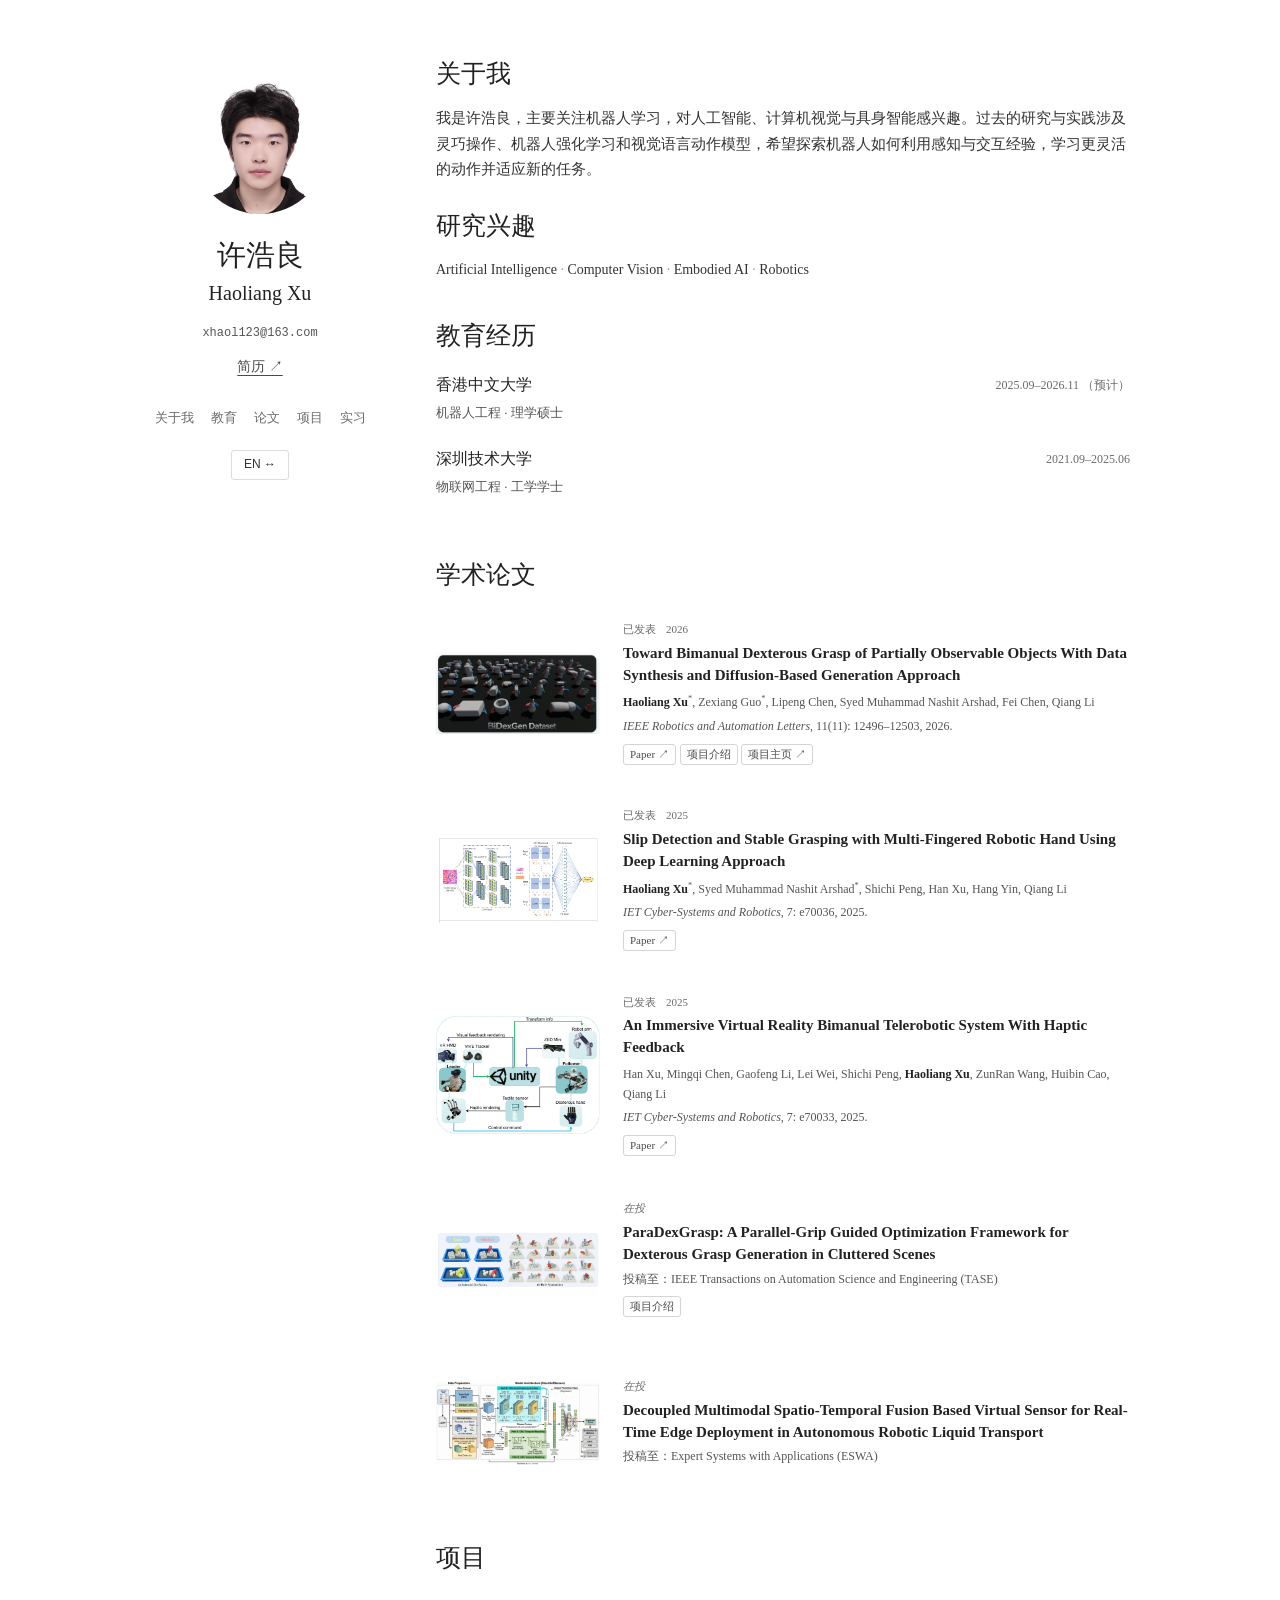
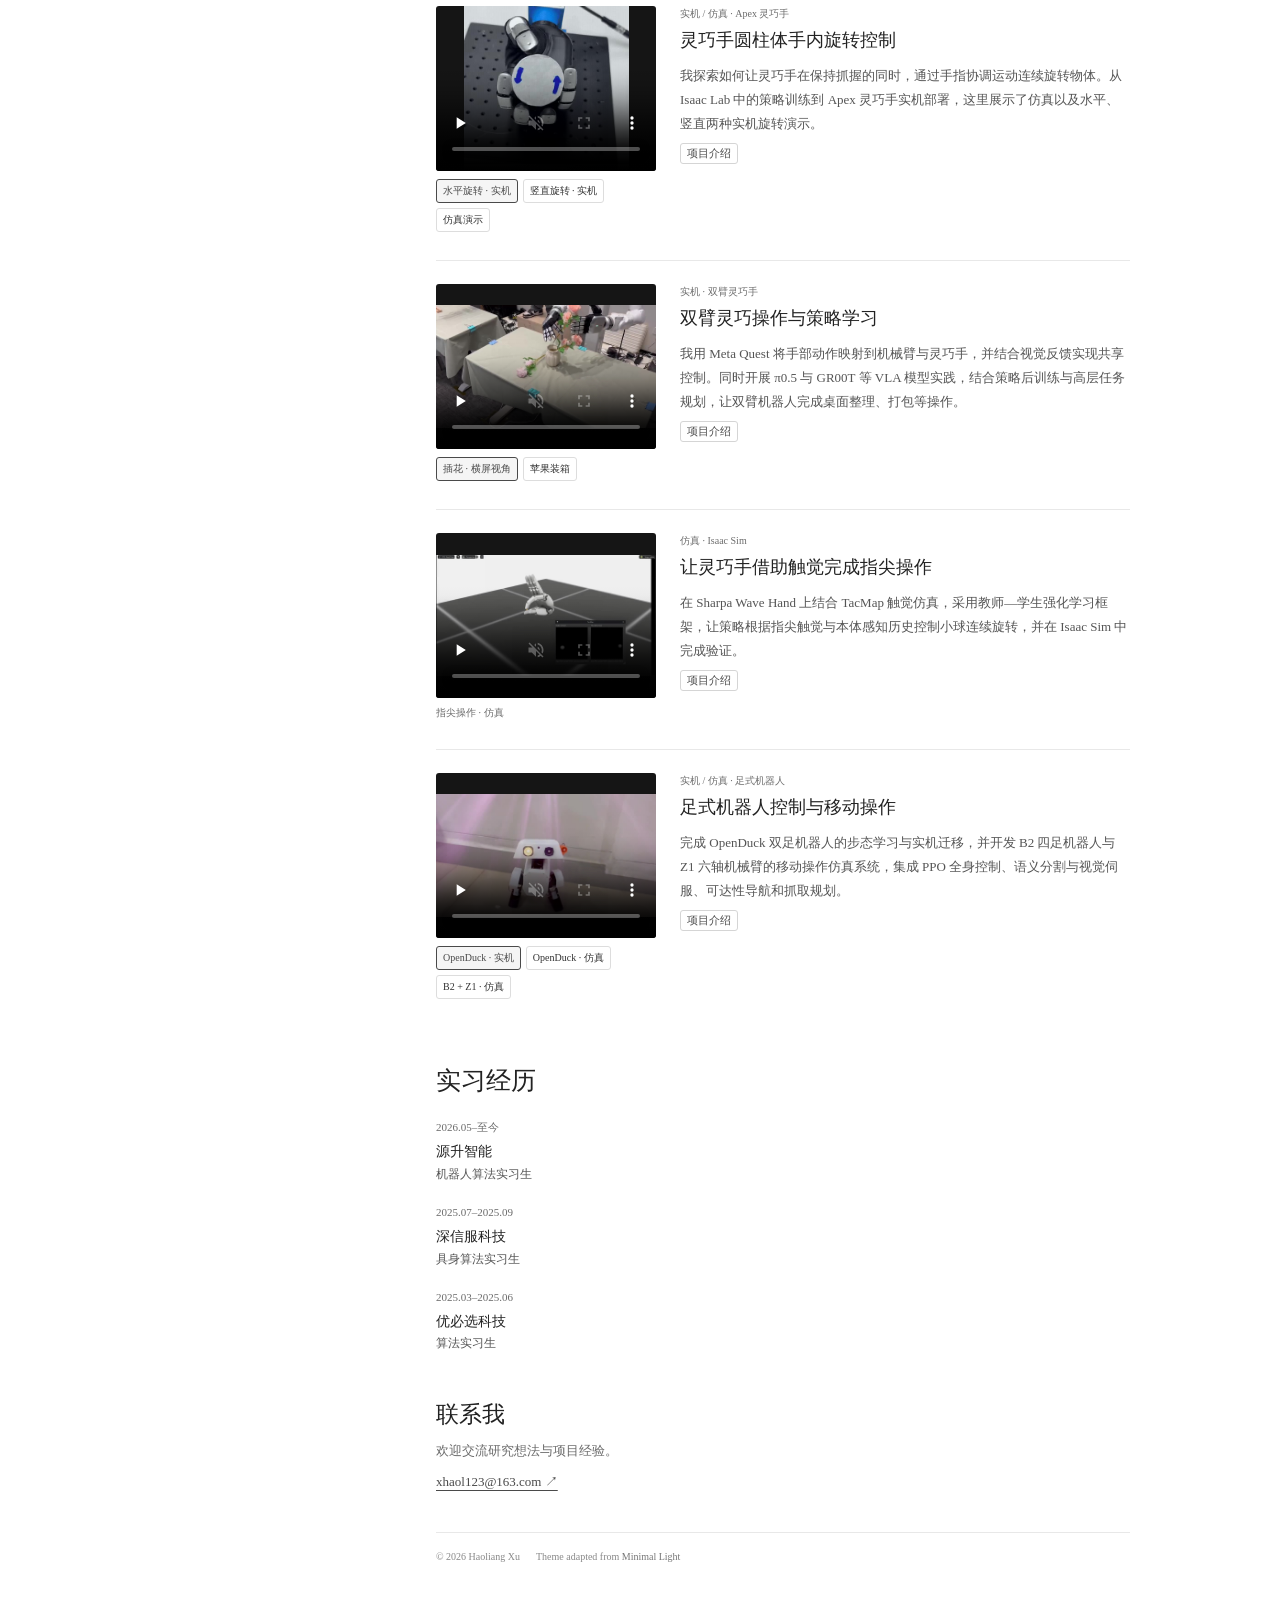
<file: index.html>
<!DOCTYPE html>

<html lang="zh-CN">
<head>
<meta charset="utf-8"/>
<meta content="width=device-width, initial-scale=1" name="viewport"/>
<meta content="许浩良的个人主页。香港中文大学机器人工程硕士在读，关注人工智能、计算机视觉、具身智能与机器人。" name="description"/>
<meta content="#ffffff" name="theme-color"/>
<meta content="许浩良 · Haoliang Xu" property="og:title"/>
<meta content="Personal homepage of Haoliang Xu. Interests in artificial intelligence, computer vision, embodied AI and robotics." property="og:description"/>
<title>许浩良 · Haoliang Xu</title>
<link href="assets/favicon.svg" rel="icon" type="image/svg+xml"/>
<link href="style.css?v=20261114-static-sidebar" rel="stylesheet"/>
<script defer="" src="main.js?v=20261105-native-video"></script>
</head>
<body>
<a class="skip" data-en="Skip to content" data-zh="跳转到正文" href="#main">跳转到正文</a>
<div class="wrapper"><aside aria-label="Personal profile" class="profile-sidebar"><img alt="许浩良 / Haoliang Xu" class="portrait" height="2756" src="assets/portrait.png" width="1969"/><h1><span data-en="Haoliang Xu" data-zh="许浩良">许浩良</span><span class="name-secondary" data-en="许浩良" data-zh="Haoliang Xu">Haoliang Xu</span></h1><div class="contact-links"><a data-en="CV ↗" data-zh="简历 ↗" href="assets/Haoliang-Xu-CV.pdf" rel="noopener" target="_blank">简历 ↗</a><a href="mailto:xhaol123@163.com">xhaol123@163.com <span aria-hidden="true">↗</span></a></div><nav aria-label="Main navigation" class="profile-nav"><a class="nav-link" data-en="About" data-zh="关于我" href="#about">关于我</a><a class="nav-link" data-en="Education" data-zh="教育" href="#education">教育</a><a class="nav-link" data-en="Publications" data-zh="论文" href="#publications">论文</a><a class="nav-link" data-en="Projects" data-zh="项目" href="#projects">项目</a><a class="nav-link" data-en="Internships" data-zh="实习" href="#experience">实习</a></nav><button aria-label="Switch to English" class="language" id="language" type="button">EN ↔</button></aside><main id="main">
<section class="about-section" id="about"><h2 class="section-title" data-en="About Me" data-zh="关于我">关于我</h2><p class="bio" data-en="I am Haoliang Xu. My main interest is robot learning, with broader interests in artificial intelligence, computer vision and embodied AI. My research and practical experience span dexterous manipulation, reinforcement learning for robotics, and vision-language-action models. I hope to explore how robots can learn more flexible behaviors and adapt to new tasks through perception and interaction." data-zh="我是许浩良，主要关注机器人学习，对人工智能、计算机视觉与具身智能感兴趣。过去的研究与实践涉及灵巧操作、机器人强化学习和视觉语言动作模型，希望探索机器人如何利用感知与交互经验，学习更灵活的动作并适应新的任务。">我是许浩良，主要关注机器人学习，对人工智能、计算机视觉与具身智能感兴趣。过去的研究与实践涉及灵巧操作、机器人强化学习和视觉语言动作模型，希望探索机器人如何利用感知与交互经验，学习更灵活的动作并适应新的任务。</p></section><section class="interests-section" id="interests"><h2 class="section-title" data-en="Research Interests" data-zh="研究兴趣">研究兴趣</h2><p class="interest-list"><span>Artificial Intelligence</span><span>Computer Vision</span><span>Embodied AI</span><span>Robotics</span></p></section><section class="section" id="education"><div class="section-heading"><h2 data-en="Education" data-zh="教育经历">教育经历</h2></div><div class="education-list"><article class="education-entry"><h3 class="education-school" data-en="The Chinese University of Hong Kong" data-zh="香港中文大学">香港中文大学</h3><p class="education-degree" data-en="MSc in Robotics" data-zh="机器人工程 · 理学硕士">机器人工程 · 理学硕士</p><p class="education-date">2025.09–2026.11 <span data-en="(expected)" data-zh="（预计）">（预计）</span></p></article><article class="education-entry"><h3 class="education-school" data-en="Shenzhen Technology University" data-zh="深圳技术大学">深圳技术大学</h3><p class="education-degree" data-en="BEng in Internet of Things Engineering" data-zh="物联网工程 · 工学学士">物联网工程 · 工学学士</p><p class="education-date">2021.09–2025.06</p></article></div></section>
<section class="section" id="publications">
<div class="section-heading"><div><h2 data-en="Publications" data-zh="学术论文">学术论文</h2></div></div>
<article class="publication">
<a aria-label="View image: BiDexGen bimanual dexterous grasp dataset" class="paper-thumbnail" href="assets/publications/bidexgen.png" rel="noopener" target="_blank"><img alt="BiDexGen bimanual dexterous grasp dataset" decoding="async" height="468" loading="eager" src="assets/publications/bidexgen.png" width="935"/></a>
<div class="paper-body">
<div class="paper-meta"><span class="badge" data-en="Published" data-zh="已发表">已发表</span><span>2026</span></div>
<h3><a href="https://doi.org/10.1109/LRA.2026.3730312" rel="noopener" target="_blank">Toward Bimanual Dexterous Grasp of Partially Observable Objects With Data Synthesis and Diffusion-Based Generation Approach</a></h3>
<p class="authors"><strong>Haoliang Xu</strong><sup>*</sup>, Zexiang Guo<sup>*</sup>, Lipeng Chen, Syed Muhammad Nashit Arshad, Fei Chen, Qiang Li</p>
<p class="venue"><strong>IEEE Robotics and Automation Letters</strong>, 11(11): 12496–12503, 2026.</p><a class="text-link" href="https://doi.org/10.1109/LRA.2026.3730312" rel="noopener" target="_blank">Paper ↗</a> <a class="text-link" data-en="Project overview" data-zh="项目介绍" href="projects/bidexgen.html">项目介绍</a> <a class="text-link" data-en="Project website ↗" data-zh="项目主页 ↗" href="https://xhaol.github.io/bidexgenweb/" rel="noopener" target="_blank">项目主页 ↗</a></div>
</article>
<article class="publication">
<a aria-label="View image: Slip detection network architecture" class="paper-thumbnail" href="assets/publications/slip.png" rel="noopener" target="_blank"><img alt="Slip detection network architecture" decoding="async" height="337" loading="eager" src="assets/publications/slip.png" width="632"/></a>
<div class="paper-body"><div class="paper-meta"><span class="badge" data-en="Published" data-zh="已发表">已发表</span><span>2025</span></div><h3><a href="https://doi.org/10.1049/csy2.70036" rel="noopener" target="_blank">Slip Detection and Stable Grasping with Multi-Fingered Robotic Hand Using Deep Learning Approach</a></h3><p class="authors"><strong>Haoliang Xu</strong><sup>*</sup>, Syed Muhammad Nashit Arshad<sup>*</sup>, Shichi Peng, Han Xu, Hang Yin, Qiang Li</p><p class="venue"><strong>IET Cyber-Systems and Robotics</strong>, 7: e70036, 2025.</p><a class="text-link" href="https://doi.org/10.1049/csy2.70036" rel="noopener" target="_blank">Paper ↗</a></div>
</article>
<article class="publication">
<a aria-label="View image: Bimanual teleoperation system with haptic feedback" class="paper-thumbnail" href="assets/publications/teleoperation.png" rel="noopener" target="_blank"><img alt="Bimanual teleoperation system with haptic feedback" decoding="async" height="1530" loading="lazy" src="assets/publications/teleoperation.png" width="2128"/></a>
<div class="paper-body"><div class="paper-meta"><span class="badge" data-en="Published" data-zh="已发表">已发表</span><span>2025</span></div><h3><a href="https://doi.org/10.1049/csy2.70033" rel="noopener" target="_blank">An Immersive Virtual Reality Bimanual Telerobotic System With Haptic Feedback</a></h3><p class="authors">Han Xu, Mingqi Chen, Gaofeng Li, Lei Wei, Shichi Peng, <strong>Haoliang Xu</strong>, ZunRan Wang, Huibin Cao, Qiang Li</p><p class="venue"><strong>IET Cyber-Systems and Robotics</strong>, 7: e70033, 2025.</p><a class="text-link" href="https://doi.org/10.1049/csy2.70033" rel="noopener" target="_blank">Paper ↗</a></div>
</article>
<article class="publication">
<a aria-label="View image: ParaDexGrasp dexterous grasp generation" class="paper-thumbnail" href="assets/publications/paradex.png" rel="noopener" target="_blank"><img alt="ParaDexGrasp dexterous grasp generation" decoding="async" height="388" loading="lazy" src="assets/publications/paradex.png" width="1114"/></a>
<div class="paper-body"><div class="paper-meta"><span class="badge review" data-en="Under review" data-zh="在投">在投</span></div><h3>ParaDexGrasp: A Parallel-Grip Guided Optimization Framework for Dexterous Grasp Generation in Cluttered Scenes</h3><p class="venue" data-en="Submitted to IEEE Transactions on Automation Science and Engineering (TASE)" data-zh="投稿至：IEEE Transactions on Automation Science and Engineering (TASE)">投稿至：IEEE Transactions on Automation Science and Engineering (TASE)</p><a class="text-link" data-en="Project overview" data-zh="项目介绍" href="projects/paradexgrasp.html">项目介绍</a></div>
</article>
<article class="publication">
<a aria-label="View image: Multimodal virtual sensor architecture for robotic liquid transport" class="paper-thumbnail" href="assets/publications/liquid.png" rel="noopener" target="_blank"><img alt="Multimodal virtual sensor architecture for robotic liquid transport" decoding="async" height="512" loading="lazy" src="assets/publications/liquid.png" width="992"/></a>
<div class="paper-body"><div class="paper-meta"><span class="badge review" data-en="Under review" data-zh="在投">在投</span></div><h3>Decoupled Multimodal Spatio-Temporal Fusion Based Virtual Sensor for Real-Time Edge Deployment in Autonomous Robotic Liquid Transport</h3><p class="venue" data-en="Submitted to Expert Systems with Applications (ESWA)" data-zh="投稿至：Expert Systems with Applications (ESWA)">投稿至：Expert Systems with Applications (ESWA)</p></div>
</article>
</section>
<section class="section" id="projects">
<div class="section-heading"><div><h2 data-en="Projects" data-zh="项目">项目</h2></div></div>
<article class="project" id="project-apex"><div class="project-media" data-gallery="apex"><video aria-label="水平旋转 · 实机" controls="" controlslist="nodownload" data-label-en="Horizontal rotation · Real robot" data-label-zh="水平旋转 · 实机" loop="" muted="" playsinline="" poster="assets/videos/apex-horizontal.jpg" preload="none" src="assets/videos/apex-horizontal.mp4"><p data-en="Your browser does not support video playback." data-zh="您的浏览器不支持视频播放。">您的浏览器不支持视频播放。</p></video><div aria-label="Choose demonstration" class="video-selector"><button aria-pressed="true" class="video-choice" data-en="Horizontal rotation · Real robot" data-video="apex-horizontal" data-zh="水平旋转 · 实机" type="button">水平旋转 · 实机</button><button aria-pressed="false" class="video-choice" data-en="Vertical rotation · Real robot" data-video="apex-vertical" data-zh="竖直旋转 · 实机" type="button">竖直旋转 · 实机</button><button aria-pressed="false" class="video-choice" data-en="Simulation" data-video="apex-sim" data-zh="仿真演示" type="button">仿真演示</button></div></div><div class="project-content"><div class="project-meta"><span data-en="Real robot / simulation · Apex Hand" data-zh="实机 / 仿真 · Apex 灵巧手">实机 / 仿真 · Apex 灵巧手</span></div><h3 data-en="Dexterous in-hand cylinder rotation control" data-zh="灵巧手圆柱体手内旋转控制">灵巧手圆柱体手内旋转控制</h3><p data-en="I explore how a dexterous hand can continuously rotate an object through coordinated finger movements while maintaining its grasp. These demos show the path from policy training in Isaac Lab to deployment on the Apex Hand, including simulated rotation and horizontal and vertical real-robot rotation." data-zh="我探索如何让灵巧手在保持抓握的同时，通过手指协调运动连续旋转物体。从 Isaac Lab 中的策略训练到 Apex 灵巧手实机部署，这里展示了仿真以及水平、竖直两种实机旋转演示。">我探索如何让灵巧手在保持抓握的同时，通过手指协调运动连续旋转物体。从 Isaac Lab 中的策略训练到 Apex 灵巧手实机部署，这里展示了仿真以及水平、竖直两种实机旋转演示。</p><a class="text-link" data-en="Project overview" data-zh="项目介绍" href="projects/in-hand-rotation.html">项目介绍</a></div></article>
<article class="project" id="project-1"><div class="project-media" data-gallery="bimanual"><video aria-label="插花 · 横屏视角" controls="" controlslist="nodownload" data-label-en="Flower arranging · Wide view" data-label-zh="插花 · 横屏视角" muted="" playsinline="" poster="assets/videos/flower-arranging-wide.jpg" preload="none" src="assets/videos/flower-arranging-wide.mp4"></video><div aria-label="Choose demonstration" class="video-selector"><button aria-pressed="true" class="video-choice" data-en="Flower arranging · Wide view" data-video="flower-arranging-wide" data-zh="插花 · 横屏视角" type="button">插花 · 横屏视角</button><button aria-pressed="false" class="video-choice" data-en="Apple packing" data-video="apple-packing" data-zh="苹果装箱" type="button">苹果装箱</button></div></div><div class="project-content"><div class="project-meta"><span data-en="Real robot · Bimanual dexterous manipulation" data-zh="实机 · 双臂灵巧手">实机 · 双臂灵巧手</span></div><h3 data-en="Bimanual Dexterous Manipulation and Policy Learning" data-zh="双臂灵巧操作与策略学习">双臂灵巧操作与策略学习</h3><p data-en="I use Meta Quest to map human hand movements to a robot arm and dexterous hand, with visual feedback for shared control. I also experiment with VLA models including π0.5 and GR00T, and combine policy post-training with high-level task planning for bimanual tasks such as tabletop tidying and packing." data-zh="我用 Meta Quest 将手部动作映射到机械臂与灵巧手，并结合视觉反馈实现共享控制。同时开展 π0.5 与 GR00T 等 VLA 模型实践，结合策略后训练与高层任务规划，让双臂机器人完成桌面整理、打包等操作。">我用 Meta Quest 将手部动作映射到机械臂与灵巧手，并结合视觉反馈实现共享控制。同时开展 π0.5 与 GR00T 等 VLA 模型实践，结合策略后训练与高层任务规划，让双臂机器人完成桌面整理、打包等操作。</p><a class="text-link" data-en="Project overview" data-zh="项目介绍" href="projects/bimanual-learning.html">项目介绍</a></div></article>
<article class="project" id="project-2"><div class="project-media" data-gallery="1"><video aria-label="指尖操作 · 仿真" controls="" controlslist="nodownload" data-label-en="Fingertip manipulation · Simulation" data-label-zh="指尖操作 · 仿真" muted="" playsinline="" poster="assets/videos/tactile-manipulation.jpg" preload="none" src="assets/videos/tactile-manipulation.mp4"><p data-en="Your browser does not support video playback." data-zh="您的浏览器不支持视频播放。">您的浏览器不支持视频播放。</p></video><p class="video-caption" data-en="Fingertip manipulation · Simulation" data-zh="指尖操作 · 仿真">指尖操作 · 仿真</p></div><div class="project-content"><div class="project-meta"><span data-en="Simulation · Isaac Sim" data-zh="仿真 · Isaac Sim">仿真 · Isaac Sim</span></div><h3 data-en="Learning fingertip manipulation through touch" data-zh="让灵巧手借助触觉完成指尖操作">让灵巧手借助触觉完成指尖操作</h3><p data-en="Combining TacMap tactile simulation with teacher–student reinforcement learning on the Sharpa Wave Hand, the policy uses fingertip tactile and proprioceptive histories to continuously rotate a small sphere in Isaac Sim." data-zh="在 Sharpa Wave Hand 上结合 TacMap 触觉仿真，采用教师—学生强化学习框架，让策略根据指尖触觉与本体感知历史控制小球连续旋转，并在 Isaac Sim 中完成验证。">在 Sharpa Wave Hand 上结合 TacMap 触觉仿真，采用教师—学生强化学习框架，让策略根据指尖触觉与本体感知历史控制小球连续旋转，并在 Isaac Sim 中完成验证。</p><a class="text-link" data-en="Project overview" data-zh="项目介绍" href="projects/tactile-manipulation.html">项目介绍</a></div></article>
<article class="project" id="project-4"><div class="project-media" data-gallery="3"><video aria-label="OpenDuck · 实机" controls="" controlslist="nodownload" data-label-en="OpenDuck · Real robot" data-label-zh="OpenDuck · 实机" muted="" playsinline="" poster="assets/videos/openduck.jpg" preload="none" src="assets/videos/openduck.mp4"><p data-en="Your browser does not support video playback." data-zh="您的浏览器不支持视频播放。">您的浏览器不支持视频播放。</p></video><div aria-label="Choose demonstration" class="video-selector"><button aria-pressed="true" class="video-choice" data-en="OpenDuck · Real robot" data-video="openduck" data-zh="OpenDuck · 实机" type="button">OpenDuck · 实机</button><button aria-pressed="false" class="video-choice" data-en="OpenDuck · Simulation" data-video="openduck-sim" data-zh="OpenDuck · 仿真" type="button">OpenDuck · 仿真</button><button aria-pressed="false" class="video-choice" data-en="B2 + Z1 · Simulation" data-video="mobile-manipulation" data-zh="B2 + Z1 · 仿真" type="button">B2 + Z1 · 仿真</button></div></div><div class="project-content"><div class="project-meta"><span data-en="Real robot / simulation · Legged robotics" data-zh="实机 / 仿真 · 足式机器人">实机 / 仿真 · 足式机器人</span></div><h3 data-en="Legged control and mobile manipulation" data-zh="足式机器人控制与移动操作">足式机器人控制与移动操作</h3><p data-en="Trained and deployed an OpenDuck biped gait policy, and developed a B2 quadruped–Z1 arm simulation integrating PPO whole-body control, segmentation and visual servoing, reachability-aware navigation and grasp planning." data-zh="完成 OpenDuck 双足机器人的步态学习与实机迁移，并开发 B2 四足机器人与 Z1 六轴机械臂的移动操作仿真系统，集成 PPO 全身控制、语义分割与视觉伺服、可达性导航和抓取规划。">完成 OpenDuck 双足机器人的步态学习与实机迁移，并开发 B2 四足机器人与 Z1 六轴机械臂的移动操作仿真系统，集成 PPO 全身控制、语义分割与视觉伺服、可达性导航和抓取规划。</p><a class="text-link" data-en="Project overview" data-zh="项目介绍" href="projects/locomotion.html">项目介绍</a></div></article>
</section>
<section class="section" id="experience">
<div class="section-heading"><div><h2 data-en="Internships" data-zh="实习经历">实习经历</h2></div></div>
<div class="experience-list"><article class="timeline-item"><p class="date" data-en="May 2026–present" data-zh="2026.05–至今">2026.05–至今</p><h4 data-en="Rysen Robotics" data-zh="源升智能">源升智能</h4><p data-en="Robotics Algorithm Intern" data-zh="机器人算法实习生">机器人算法实习生</p></article><article class="timeline-item"><p class="date">2025.07–2025.09</p><h4 data-en="Sangfor Technologies" data-zh="深信服科技">深信服科技</h4><p data-en="Embodied AI Algorithm Intern" data-zh="具身算法实习生">具身算法实习生</p></article><article class="timeline-item"><p class="date">2025.03–2025.06</p><h4 data-en="UBTECH Robotics" data-zh="优必选科技">优必选科技</h4><p data-en="Algorithm Intern" data-zh="算法实习生">算法实习生</p></article></div>
</section>
<section class="closing" id="contact"><h2 data-en="Contact" data-zh="联系我">联系我</h2><p data-en="I welcome conversations about research ideas and projects." data-zh="欢迎交流研究想法与项目经验。">欢迎交流研究想法与项目经验。</p><a href="mailto:xhaol123@163.com">xhaol123@163.com ↗</a></section>
<footer><span>© 2026 Haoliang Xu</span><span>Theme adapted from <a href="https://github.com/yaoyao-liu/minimal-light" rel="noopener" target="_blank">Minimal Light</a></span></footer></main></div>
</body>
</html>
</file>
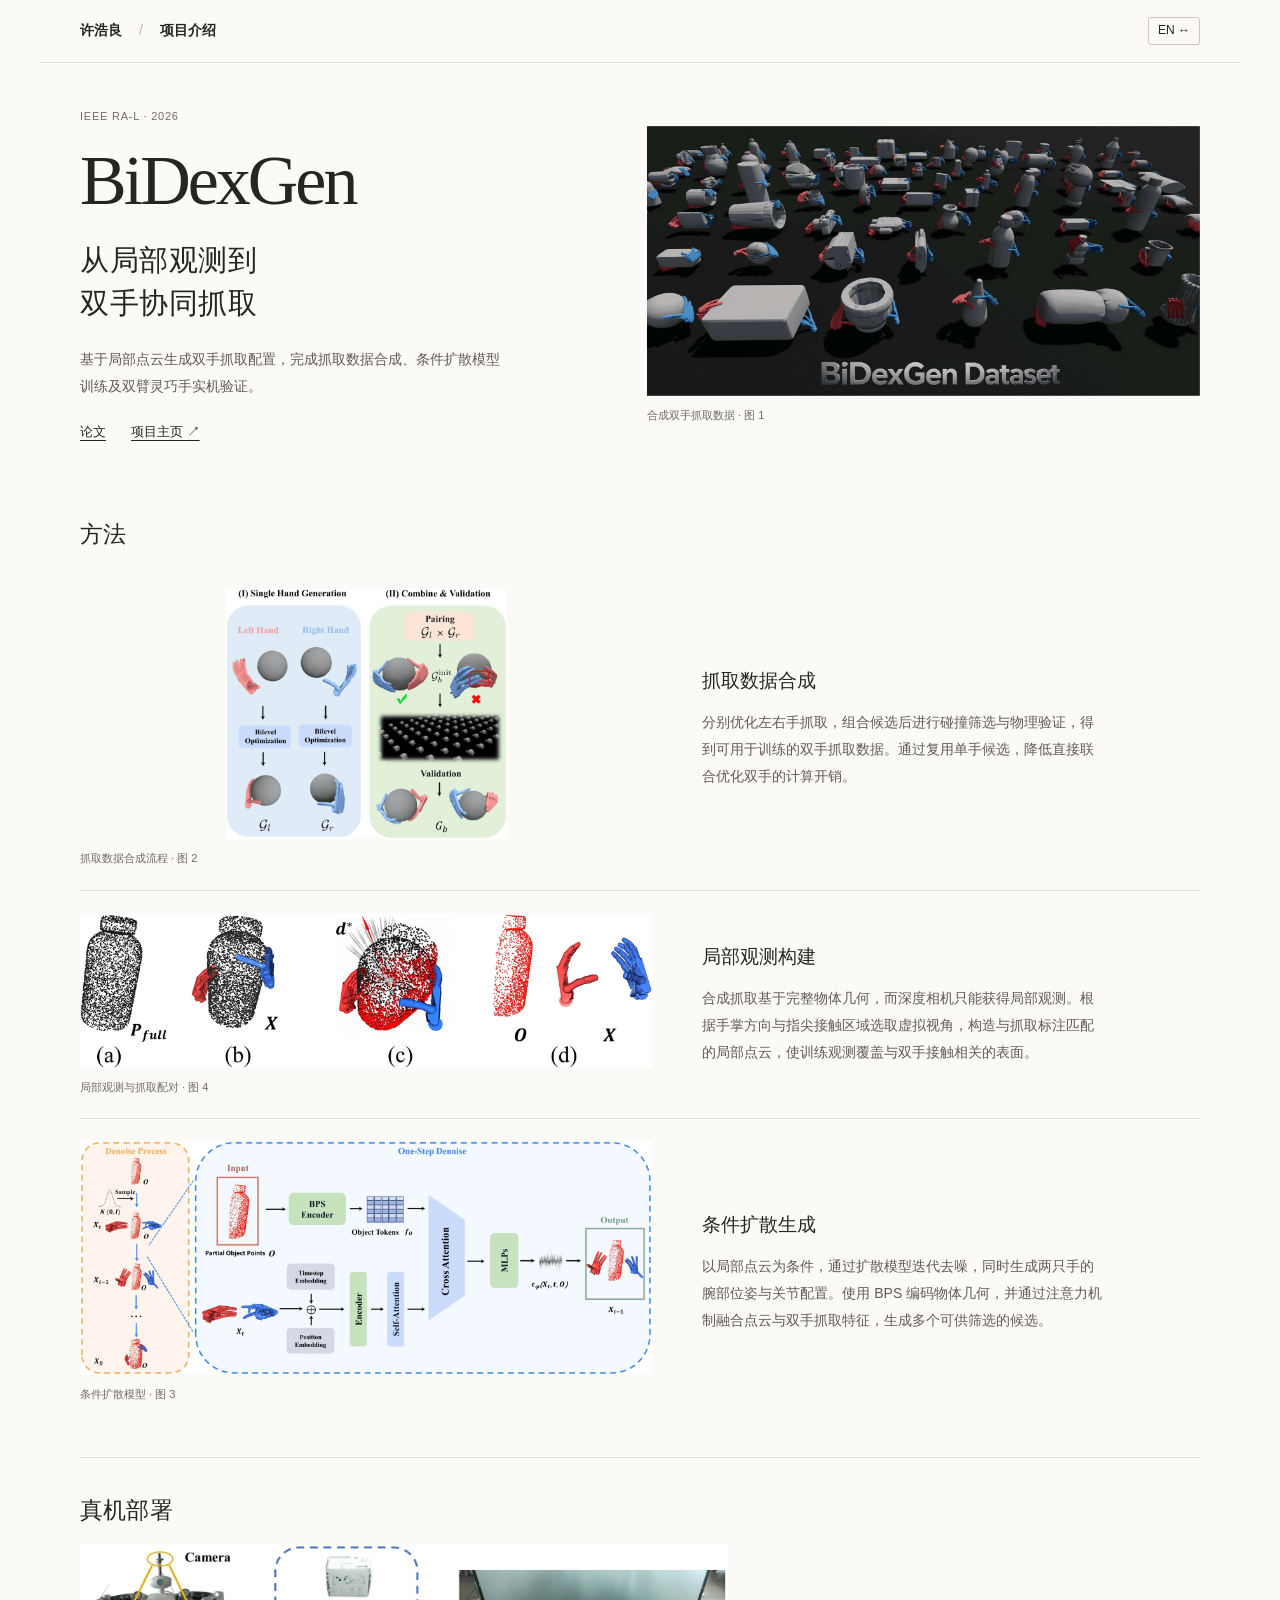
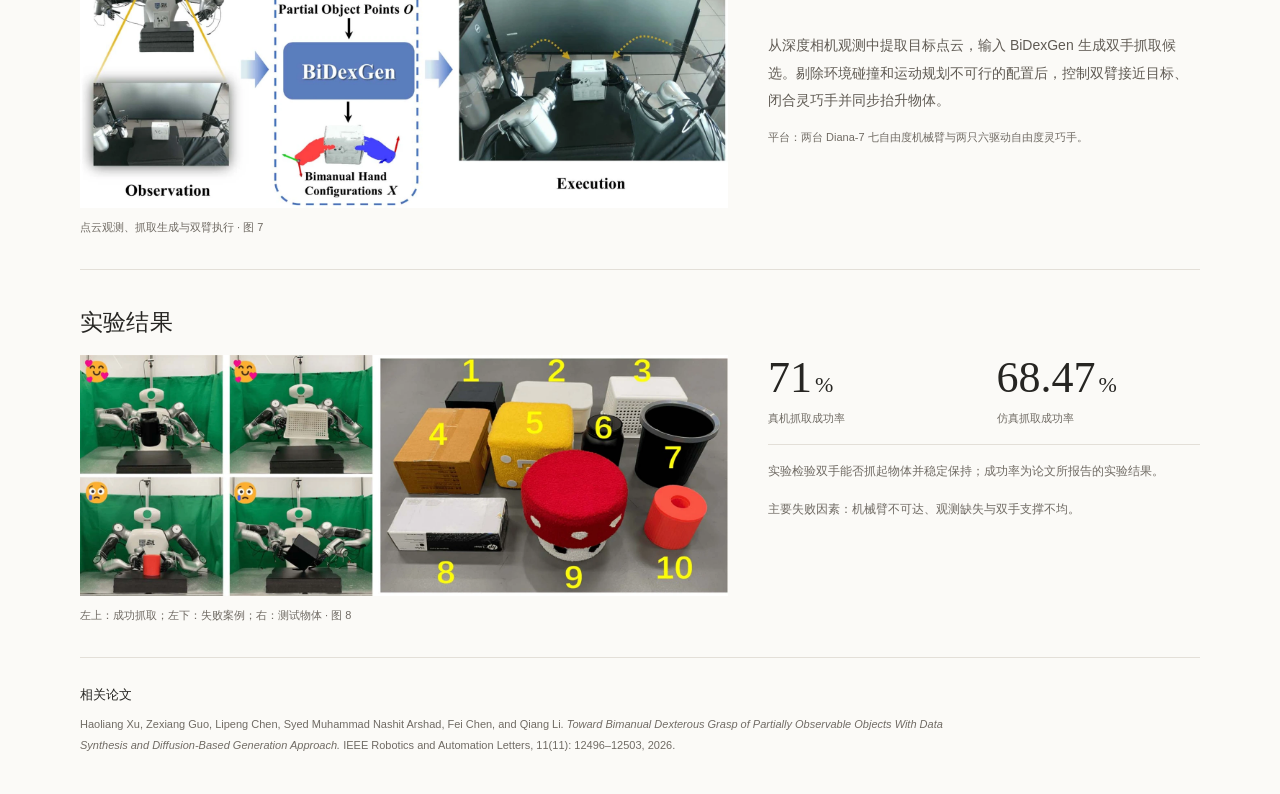
<file: projects/bidexgen.html>
<!DOCTYPE html>

<html lang="zh-CN"><head><meta charset="utf-8"/><meta content="width=device-width, initial-scale=1" name="viewport"/><meta content="BiDexGen 项目介绍：从抓取数据合成、局部观测建模到双臂灵巧手实机验证。" name="description"/><title>BiDexGen · 许浩良</title><link href="../assets/favicon.svg" rel="icon"/><link href="project.css?v=20261104-editorial" rel="stylesheet"/><script defer="" src="project.js?v=20261104-paradex"></script></head><body><a class="skip" data-en="Skip to content" data-zh="跳转到正文" href="#main">跳转到正文</a><header class="topbar"><a class="home" href="../index.html"><span data-en="Haoliang Xu" data-zh="许浩良">许浩良</span> <span aria-hidden="true">/</span> <span data-en="Project notes" data-zh="项目介绍">项目介绍</span></a><div class="top-actions"><button aria-label="Switch to English" id="language" type="button">EN ↔</button></div></header><main id="main"><section class="hero"><div class="hero-copy"><p class="eyebrow">IEEE RA-L · 2026</p><h1>BiDexGen</h1><h2 class="hero-title" data-en="Bimanual grasping
from partial observations" data-zh="从局部观测到
双手协同抓取">从局部观测到
双手协同抓取</h2><p class="lead" data-en="Generated bimanual grasp configurations from partial point clouds through grasp-data synthesis, conditional diffusion training and validation on a dual-arm dexterous-hand platform." data-zh="基于局部点云生成双手抓取配置，完成抓取数据合成、条件扩散模型训练及双臂灵巧手实机验证。">基于局部点云生成双手抓取配置，完成抓取数据合成、条件扩散模型训练及双臂灵巧手实机验证。</p><div class="hero-links"><a data-en="Paper" data-zh="论文" href="https://doi.org/10.1109/LRA.2026.3730312" rel="noopener" target="_blank">论文</a> <a class="text-link" data-en="Project website ↗" data-zh="项目主页 ↗" href="https://xhaol.github.io/bidexgenweb/" rel="noopener" target="_blank">项目主页 ↗</a></div></div><figure class="hero-figure"><a aria-label="合成数据中的双手抓取示例 · 论文图 1" class="figure-link" data-figure="" href="../assets/projects/bidexgen/dataset.webp"><img alt="合成数据中的双手抓取示例 · 论文图 1" decoding="async" loading="lazy" src="../assets/projects/bidexgen/dataset.webp"/></a><figcaption data-en="Synthetic bimanual grasp data · Fig. 1" data-zh="合成双手抓取数据 · 图 1">合成双手抓取数据 · 图 1</figcaption></figure></section><section class="section" id="method"><div class="section-heading"><h2 data-en="Method" data-zh="方法">方法</h2></div><div class="method-panel data" id="panel-data"><figure class=""><a aria-label="单手优化 → 左右配对 → 几何筛选与物理验证 · 图 2" class="figure-link" data-figure="" href="../assets/projects/bidexgen/synthesis.webp"><img alt="单手优化 → 左右配对 → 几何筛选与物理验证 · 图 2" decoding="async" loading="lazy" src="../assets/projects/bidexgen/synthesis.webp"/></a><figcaption data-en="Grasp-data synthesis · Fig. 2" data-zh="抓取数据合成流程 · 图 2">抓取数据合成流程 · 图 2</figcaption></figure><div class="method-copy"><h3 data-en="Grasp-data synthesis" data-zh="抓取数据合成">抓取数据合成</h3><p data-en="Optimize left- and right-hand grasps separately, pair them, then filter collisions and validate stability to build training data. Reusing single-hand candidates reduces the computational cost of directly optimizing both hands jointly." data-zh="分别优化左右手抓取，组合候选后进行碰撞筛选与物理验证，得到可用于训练的双手抓取数据。通过复用单手候选，降低直接联合优化双手的计算开销。">分别优化左右手抓取，组合候选后进行碰撞筛选与物理验证，得到可用于训练的双手抓取数据。通过复用单手候选，降低直接联合优化双手的计算开销。</p></div></div><div class="method-panel view" id="panel-view"><figure class=""><a aria-label="完整几何、抓取标注、视角选择与观测—抓取对 · 图 4" class="figure-link" data-figure="" href="../assets/projects/bidexgen/observation.webp"><img alt="完整几何、抓取标注、视角选择与观测—抓取对 · 图 4" decoding="async" loading="lazy" src="../assets/projects/bidexgen/observation.webp"/></a><figcaption data-en="Pairing observations and grasps · Fig. 4" data-zh="局部观测与抓取配对 · 图 4">局部观测与抓取配对 · 图 4</figcaption></figure><div class="method-copy"><h3 data-en="Partial-observation construction" data-zh="局部观测构建">局部观测构建</h3><p data-en="Synthetic grasps are based on complete object geometry, while a depth camera provides only partial observations. Palm directions and fingertip contacts guide virtual-view selection, pairing grasp labels with partial clouds that expose contact-relevant surfaces for both hands." data-zh="合成抓取基于完整物体几何，而深度相机只能获得局部观测。根据手掌方向与指尖接触区域选取虚拟视角，构造与抓取标注匹配的局部点云，使训练观测覆盖与双手接触相关的表面。">合成抓取基于完整物体几何，而深度相机只能获得局部观测。根据手掌方向与指尖接触区域选取虚拟视角，构造与抓取标注匹配的局部点云，使训练观测覆盖与双手接触相关的表面。</p></div></div><div class="method-panel model" id="panel-model"><figure class=""><a aria-label="条件扩散过程与单步去噪网络 · 图 3" class="figure-link" data-figure="" href="../assets/projects/bidexgen/diffusion.webp"><img alt="条件扩散过程与单步去噪网络 · 图 3" decoding="async" loading="lazy" src="../assets/projects/bidexgen/diffusion.webp"/></a><figcaption data-en="Conditional diffusion model · Fig. 3" data-zh="条件扩散模型 · 图 3">条件扩散模型 · 图 3</figcaption></figure><div class="method-copy"><h3 data-en="Conditional diffusion generation" data-zh="条件扩散生成">条件扩散生成</h3><p data-en="Condition a diffusion model on a partial point cloud to jointly generate both wrist poses and hand joint configurations. BPS encodes object geometry, while attention combines point-cloud and grasp features to produce multiple candidates for screening." data-zh="以局部点云为条件，通过扩散模型迭代去噪，同时生成两只手的腕部位姿与关节配置。使用 BPS 编码物体几何，并通过注意力机制融合点云与双手抓取特征，生成多个可供筛选的候选。">以局部点云为条件，通过扩散模型迭代去噪，同时生成两只手的腕部位姿与关节配置。使用 BPS 编码物体几何，并通过注意力机制融合点云与双手抓取特征，生成多个可供筛选的候选。</p></div></div></section><section class="section" id="robot"><div class="section-heading"><h2 data-en="Real-robot deployment" data-zh="真机部署">真机部署</h2></div><div class="deployment-grid"><figure><a aria-label="真机部署流程 · 图 7" class="figure-link" data-figure="" href="../assets/projects/bidexgen/deployment.webp"><img alt="真机部署流程 · 图 7" decoding="async" loading="lazy" src="../assets/projects/bidexgen/deployment.webp"/></a><figcaption data-en="Point-cloud observation, grasp generation and dual-arm execution · Fig. 7" data-zh="点云观测、抓取生成与双臂执行 · 图 7">点云观测、抓取生成与双臂执行 · 图 7</figcaption></figure><div><p data-en="Extract the target point cloud from depth-camera observations and use BiDexGen to generate bimanual grasp candidates. Reject environmental collisions and motion-planning failures, then move both arms toward the object, close the hands and lift synchronously." data-zh="从深度相机观测中提取目标点云，输入 BiDexGen 生成双手抓取候选。剔除环境碰撞和运动规划不可行的配置后，控制双臂接近目标、闭合灵巧手并同步抬升物体。">从深度相机观测中提取目标点云，输入 BiDexGen 生成双手抓取候选。剔除环境碰撞和运动规划不可行的配置后，控制双臂接近目标、闭合灵巧手并同步抬升物体。</p><p class="small-note" data-en="Platform: two Diana-7 seven-DoF arms and two dexterous hands with six actuated DoFs each." data-zh="平台：两台 Diana-7 七自由度机械臂与两只六驱动自由度灵巧手。">平台：两台 Diana-7 七自由度机械臂与两只六驱动自由度灵巧手。</p></div></div></section><section class="section results" id="results"><div class="section-heading"><h2 data-en="Experiments" data-zh="实验结果">实验结果</h2></div><div class="results-grid"><div><figure class=""><a aria-label="左上：成功抓取；左下：失败案例；右：测试物体 · 图 8" class="figure-link" data-figure="" href="../assets/projects/bidexgen/experiments.webp"><img alt="左上：成功抓取；左下：失败案例；右：测试物体 · 图 8" decoding="async" loading="lazy" src="../assets/projects/bidexgen/experiments.webp"/></a><figcaption data-en="Upper left: successes; lower left: failures; right: test objects · Fig. 8" data-zh="左上：成功抓取；左下：失败案例；右：测试物体 · 图 8">左上：成功抓取；左下：失败案例；右：测试物体 · 图 8</figcaption></figure></div><div class="results-copy"><div class="metrics"><div><strong>71<span>%</span></strong><span data-en="Real-robot grasp success" data-zh="真机抓取成功率">真机抓取成功率</span></div><div><strong>68.47<span>%</span></strong><span data-en="Simulation grasp success" data-zh="仿真抓取成功率">仿真抓取成功率</span></div></div><p class="experiment-note" data-en="Trials assess whether both hands can lift and stably hold the object; success rates are reported under the paper’s experimental settings." data-zh="实验检验双手能否抓起物体并稳定保持；成功率为论文所报告的实验结果。">实验检验双手能否抓起物体并稳定保持；成功率为论文所报告的实验结果。</p><p data-en="Main failure factors: unreachable poses, incomplete observations and unbalanced support." data-zh="主要失败因素：机械臂不可达、观测缺失与双手支撑不均。">主要失败因素：机械臂不可达、观测缺失与双手支撑不均。</p></div></div></section><footer><p class="citation-label" data-en="Publication" data-zh="相关论文">相关论文</p><p>Haoliang Xu, Zexiang Guo, Lipeng Chen, Syed Muhammad Nashit Arshad, Fei Chen, and Qiang Li. <em>Toward Bimanual Dexterous Grasp of Partially Observable Objects With Data Synthesis and Diffusion-Based Generation Approach.</em> IEEE Robotics and Automation Letters, 11(11): 12496–12503, 2026. </p></footer></main><dialog aria-label="Figure viewer" id="figure-dialog"><div class="viewer-bar"><p id="figure-title"></p><button id="close-figure" type="button"><span data-en="Close ×" data-zh="关闭 ×">关闭 ×</span></button></div><img alt="" id="figure-large"/></dialog></body></html>
</file>
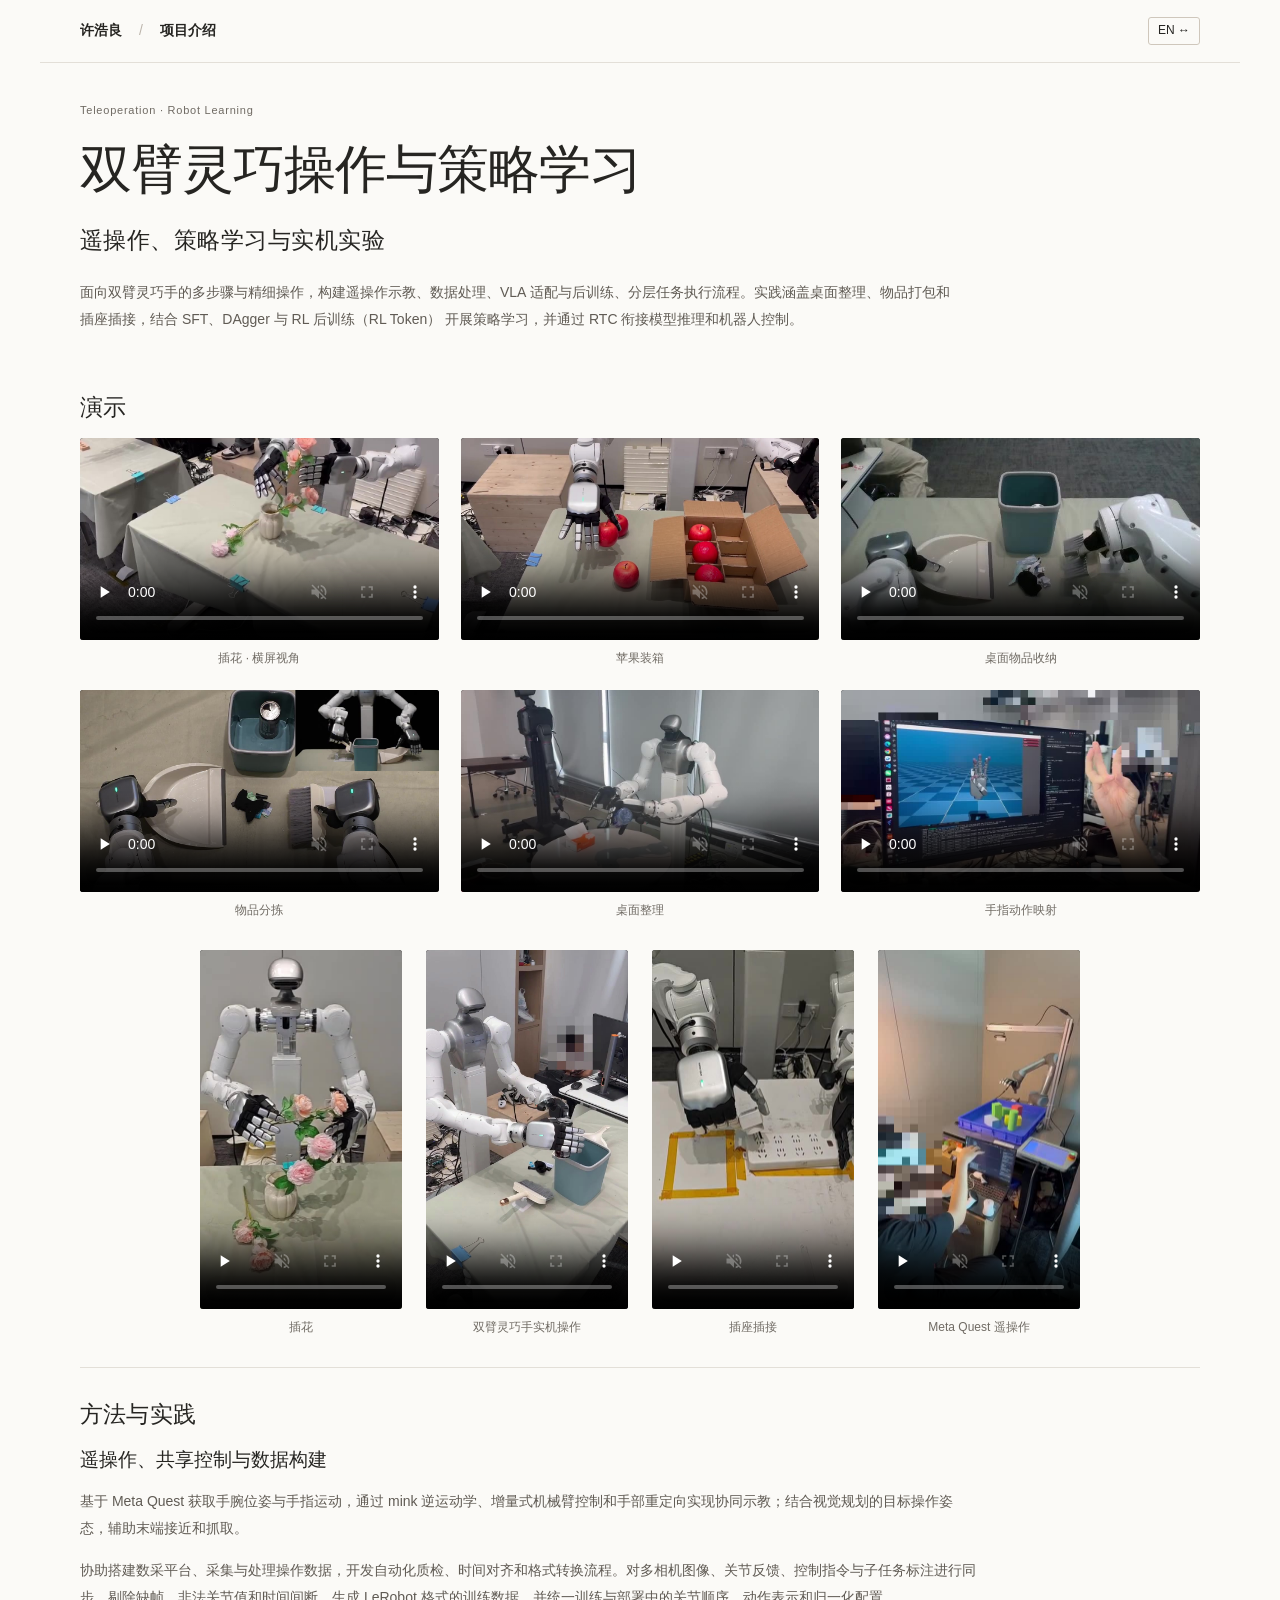
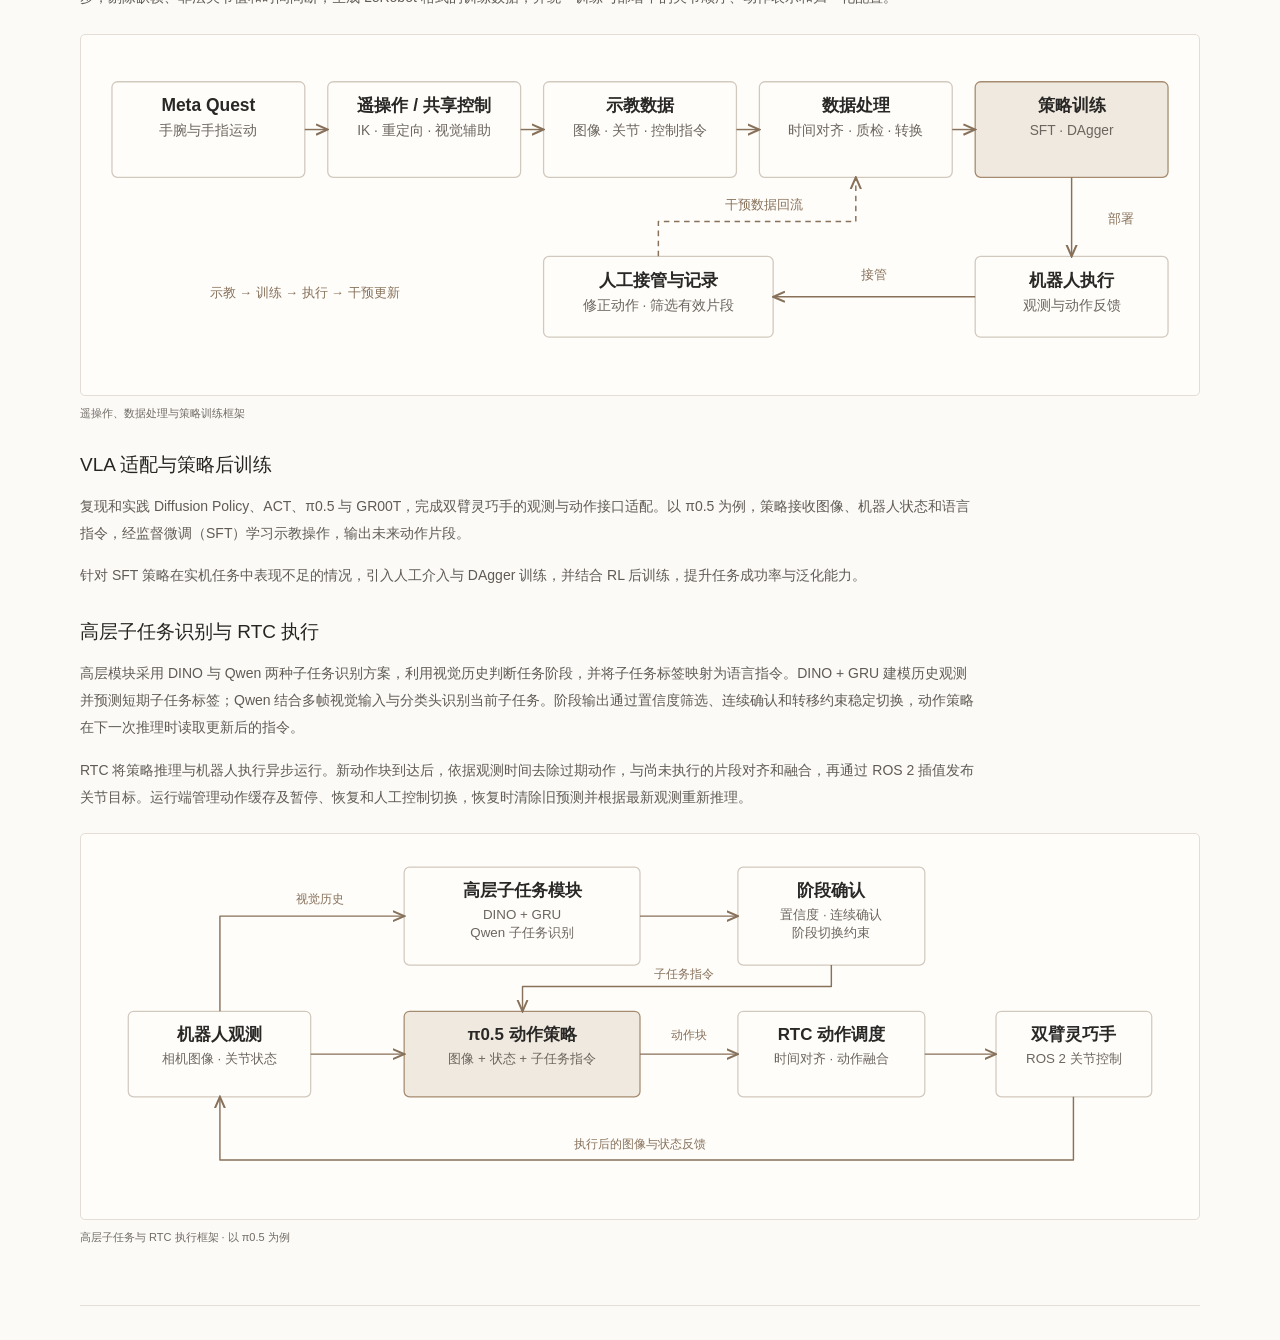
<file: projects/bimanual-learning.html>
<!DOCTYPE html>

<html lang="zh-CN"><head><meta charset="utf-8"/><meta content="width=device-width,initial-scale=1" name="viewport"/><meta content="双臂灵巧手操作：遥操作、VLA 适配、SFT、DAgger 与 RL Token 后训练，以及分层任务识别和 RTC 实机执行。" name="description"/><title>Bimanual Learning · 许浩良</title><link href="../assets/favicon.svg" rel="icon"/><link href="project.css?v=20261105" rel="stylesheet"/><link href="bimanual.css?v=20261119-ten-demos" rel="stylesheet"/><script defer="" src="project.js?v=20261105-frameworks"></script></head><body data-project="Bimanual Learning"><a class="skip" data-en="Skip to content" data-zh="跳转到正文" href="#main">跳转到正文</a><header class="topbar"><a class="home" href="../index.html#project-1"><span data-en="Haoliang Xu" data-zh="许浩良">许浩良</span> <span aria-hidden="true">/</span> <span data-en="Project notes" data-zh="项目介绍">项目介绍</span></a><div class="top-actions"><button aria-label="Switch to English" id="language" type="button">EN ↔</button></div></header><main id="main"><section class="hero"><div class="hero-copy"><p class="eyebrow">Teleoperation · Robot Learning</p><h1 data-en="Bimanual Dexterous Manipulation and Policy Learning" data-zh="双臂灵巧操作与策略学习">双臂灵巧操作与策略学习</h1><h2 class="hero-title" data-en="Teleoperation, policy learning
and real-robot experiments" data-zh="遥操作、策略学习与实机实验">遥操作、策略学习与实机实验</h2><p class="lead" data-en="A bimanual dexterous manipulation system combining teleoperation, data processing, VLA adaptation and post-training, and hierarchical task execution. Applications include table tidying, packing and plug insertion, with SFT, DAgger and RL post-training (RL Token) for policy learning and RTC for connecting inference to robot control." data-zh="面向双臂灵巧手的多步骤与精细操作，构建遥操作示教、数据处理、VLA 适配与后训练、分层任务执行流程。实践涵盖桌面整理、物品打包和插座插接，结合 SFT、DAgger 与 RL 后训练（RL Token） 开展策略学习，并通过 RTC 衔接模型推理和机器人控制。">面向双臂灵巧手的多步骤与精细操作，构建遥操作示教、数据处理、VLA 适配与后训练、分层任务执行流程。实践涵盖桌面整理、物品打包和插座插接，结合 SFT、DAgger 与 RL 后训练（RL Token） 开展策略学习，并通过 RTC 衔接模型推理和机器人控制。</p></div></section><section class="section" id="demonstrations"><div class="section-heading"><h2 data-en="Demonstrations" data-zh="演示">演示</h2></div><div class="demo-gallery"><div class="demo-row demo-row-landscape"><figure class="demo-figure"><video aria-label="插花 · 横屏视角" controls="" controlslist="nodownload" data-label-en="Flower arranging · Wide view" data-label-zh="插花 · 横屏视角" muted="" playsinline="" poster="../assets/videos/flower-arranging-wide.jpg" preload="none" src="../assets/videos/flower-arranging-wide.mp4"></video><figcaption data-en="Flower arranging · Wide view" data-zh="插花 · 横屏视角">插花 · 横屏视角</figcaption></figure><figure class="demo-figure"><video aria-label="苹果装箱" controls="" controlslist="nodownload" data-label-en="Apple packing" data-label-zh="苹果装箱" muted="" playsinline="" poster="../assets/videos/apple-packing.jpg" preload="none" src="../assets/videos/apple-packing.mp4"></video><figcaption data-en="Apple packing" data-zh="苹果装箱">苹果装箱</figcaption></figure><figure class="demo-figure"><video aria-label="桌面物品收纳" controls="" controlslist="nodownload" data-label-en="Tabletop clearing" data-label-zh="桌面物品收纳" muted="" playsinline="" poster="../assets/projects/bimanual-learning/clean-table-box.jpg" preload="none" src="../assets/projects/bimanual-learning/clean-table-box.mp4"></video><figcaption data-en="Tabletop clearing" data-zh="桌面物品收纳">桌面物品收纳</figcaption></figure><figure class="demo-figure"><video aria-label="物品分拣" controls="" controlslist="nodownload" data-label-en="Object sorting" data-label-zh="物品分拣" muted="" playsinline="" poster="../assets/projects/bimanual-learning/object-sorting.jpg" preload="none" src="../assets/projects/bimanual-learning/object-sorting.mp4"></video><figcaption data-en="Object sorting" data-zh="物品分拣">物品分拣</figcaption></figure><figure class="demo-figure"><video aria-label="桌面整理" controls="" controlslist="nodownload" data-label-en="Tabletop tidying" data-label-zh="桌面整理" muted="" playsinline="" poster="../assets/videos/vla-tabletop.jpg" preload="none" src="../assets/videos/vla-tabletop.mp4"></video><figcaption data-en="Tabletop tidying" data-zh="桌面整理">桌面整理</figcaption></figure><figure class="demo-figure"><video aria-label="手指动作映射" controls="" controlslist="nodownload" data-label-en="Finger motion retargeting" data-label-zh="手指动作映射" muted="" playsinline="" poster="../assets/projects/bimanual-learning/retargeting.jpg" preload="none" src="../assets/projects/bimanual-learning/retargeting.mp4"></video><figcaption data-en="Finger motion retargeting" data-zh="手指动作映射">手指动作映射</figcaption></figure></div><div class="demo-row demo-row-portrait"><figure class="demo-figure"><video aria-label="插花" controls="" controlslist="nodownload" data-label-en="Flower arranging" data-label-zh="插花" muted="" playsinline="" poster="../assets/projects/bimanual-learning/flower-arranging.jpg" preload="none" src="../assets/projects/bimanual-learning/flower-arranging.mp4"></video><figcaption data-en="Flower arranging" data-zh="插花">插花</figcaption></figure><figure class="demo-figure"><video aria-label="双臂灵巧手实机操作" controls="" controlslist="nodownload" data-label-en="Bimanual dexterous manipulation on hardware" data-label-zh="双臂灵巧手实机操作" muted="" playsinline="" poster="../assets/videos/vla-demo.jpg" preload="none" src="../assets/videos/vla-demo.mp4"></video><figcaption data-en="Bimanual dexterous manipulation on hardware" data-zh="双臂灵巧手实机操作">双臂灵巧手实机操作</figcaption></figure><figure class="demo-figure"><video aria-label="插座插接" controls="" controlslist="nodownload" data-label-en="Plug insertion" data-label-zh="插座插接" muted="" playsinline="" poster="../assets/videos/vla-precision.jpg" preload="none" src="../assets/videos/vla-precision.mp4"></video><figcaption data-en="Plug insertion" data-zh="插座插接">插座插接</figcaption></figure><figure class="demo-figure"><video aria-label="Meta Quest 遥操作" controls="" controlslist="nodownload" data-label-en="Meta Quest teleoperation" data-label-zh="Meta Quest 遥操作" muted="" playsinline="" poster="../assets/projects/bimanual-learning/quest.jpg" preload="none" src="../assets/projects/bimanual-learning/quest.mp4"></video><figcaption data-en="Meta Quest teleoperation" data-zh="Meta Quest 遥操作">Meta Quest 遥操作</figcaption></figure></div></div></section><section class="section" id="methods"><div class="section-heading"><h2 data-en="Methods and implementation" data-zh="方法与实践">方法与实践</h2></div><h3 data-en="Teleoperation, shared control and data preparation" data-zh="遥操作、共享控制与数据构建">遥操作、共享控制与数据构建</h3><div class="project-prose"><p data-en="Meta Quest wrist and finger tracking is combined with mink inverse kinematics, incremental arm control and hand retargeting for coordinated demonstrations. Visually planned manipulation poses support shared-control assistance during approach and grasping." data-zh="基于 Meta Quest 获取手腕位姿与手指运动，通过 mink 逆运动学、增量式机械臂控制和手部重定向实现协同示教；结合视觉规划的目标操作姿态，辅助末端接近和抓取。">基于 Meta Quest 获取手腕位姿与手指运动，通过 mink 逆运动学、增量式机械臂控制和手部重定向实现协同示教；结合视觉规划的目标操作姿态，辅助末端接近和抓取。</p><p data-en="Assisted with the collection platform, demonstration recording and processing; developed automated validation, time alignment and format conversion. Multicamera images, joint feedback, commands and subtask annotations are synchronized, while invalid frames, joint values and discontinuities are removed. LeRobot datasets share joint ordering, action representation and normalization with deployment." data-zh="协助搭建数采平台、采集与处理操作数据，开发自动化质检、时间对齐和格式转换流程。对多相机图像、关节反馈、控制指令与子任务标注进行同步，剔除缺帧、非法关节值和时间间断，生成 LeRobot 格式的训练数据，并统一训练与部署中的关节顺序、动作表示和归一化配置。">协助搭建数采平台、采集与处理操作数据，开发自动化质检、时间对齐和格式转换流程。对多相机图像、关节反馈、控制指令与子任务标注进行同步，剔除缺帧、非法关节值和时间间断，生成 LeRobot 格式的训练数据，并统一训练与部署中的关节顺序、动作表示和归一化配置。</p></div><figure class="framework-figure"><a class="figure-link" data-figure="" data-src-en="../assets/projects/bimanual-learning/training-framework-en.svg" data-src-zh="../assets/projects/bimanual-learning/training-framework-zh.svg" href="../assets/projects/bimanual-learning/training-framework-zh.svg"><img alt="遥操作、数据处理与策略训练框架" decoding="async" loading="lazy" src="../assets/projects/bimanual-learning/training-framework-zh.svg"/></a><figcaption data-en="Teleoperation, data processing and policy training" data-zh="遥操作、数据处理与策略训练框架">遥操作、数据处理与策略训练框架</figcaption></figure><h3 data-en="VLA adaptation and policy post-training" data-zh="VLA 适配与策略后训练">VLA 适配与策略后训练</h3><div class="project-prose"><p data-en="Model work includes reproducing and experimenting with Diffusion Policy, ACT, π0.5 and GR00T, with observation and action interfaces adapted to the bimanual dexterous platform. For π0.5, images, robot state and language instructions condition future action chunks learned through supervised fine-tuning (SFT)." data-zh="复现和实践 Diffusion Policy、ACT、π0.5 与 GR00T，完成双臂灵巧手的观测与动作接口适配。以 π0.5 为例，策略接收图像、机器人状态和语言指令，经监督微调（SFT）学习示教操作，输出未来动作片段。">复现和实践 Diffusion Policy、ACT、π0.5 与 GR00T，完成双臂灵巧手的观测与动作接口适配。以 π0.5 为例，策略接收图像、机器人状态和语言指令，经监督微调（SFT）学习示教操作，输出未来动作片段。</p><p data-en="When SFT policies fall short in real-world tasks, human intervention and DAgger training are combined with RL post-training to improve task success and generalization." data-zh="针对 SFT 策略在实机任务中表现不足的情况，引入人工介入与 DAgger 训练，并结合 RL 后训练，提升任务成功率与泛化能力。">针对 SFT 策略在实机任务中表现不足的情况，引入人工介入与 DAgger 训练，并结合 RL 后训练，提升任务成功率与泛化能力。</p></div><h3 data-en="High-level subtask recognition and RTC execution" data-zh="高层子任务识别与 RTC 执行">高层子任务识别与 RTC 执行</h3><div class="project-prose"><p data-en="The high-level module implements both DINO- and Qwen-based subtask recognition, using visual history to identify task stages and map them to language instructions. DINO + GRU models observation history to predict near-future subtask labels, while Qwen combines multiple visual frames with a classification head to identify the current subtask. Confidence checks, consecutive confirmations and transition constraints stabilize stage changes; the action policy reads the updated instruction on its next inference request." data-zh="高层模块采用 DINO 与 Qwen 两种子任务识别方案，利用视觉历史判断任务阶段，并将子任务标签映射为语言指令。DINO + GRU 建模历史观测并预测短期子任务标签；Qwen 结合多帧视觉输入与分类头识别当前子任务。阶段输出通过置信度筛选、连续确认和转移约束稳定切换，动作策略在下一次推理时读取更新后的指令。">高层模块采用 DINO 与 Qwen 两种子任务识别方案，利用视觉历史判断任务阶段，并将子任务标签映射为语言指令。DINO + GRU 建模历史观测并预测短期子任务标签；Qwen 结合多帧视觉输入与分类头识别当前子任务。阶段输出通过置信度筛选、连续确认和转移约束稳定切换，动作策略在下一次推理时读取更新后的指令。</p><p data-en="RTC runs inference asynchronously with execution. New action chunks are aligned to observation timestamps, expired actions are discarded, and pending actions are blended before ROS 2 interpolation and joint-command publication. The runtime manages buffering, pause/resume and human control, clearing old predictions and using fresh observations when execution resumes." data-zh="RTC 将策略推理与机器人执行异步运行。新动作块到达后，依据观测时间去除过期动作，与尚未执行的片段对齐和融合，再通过 ROS 2 插值发布关节目标。运行端管理动作缓存及暂停、恢复和人工控制切换，恢复时清除旧预测并根据最新观测重新推理。">RTC 将策略推理与机器人执行异步运行。新动作块到达后，依据观测时间去除过期动作，与尚未执行的片段对齐和融合，再通过 ROS 2 插值发布关节目标。运行端管理动作缓存及暂停、恢复和人工控制切换，恢复时清除旧预测并根据最新观测重新推理。</p></div><figure class="framework-figure"><a class="figure-link" data-figure="" data-src-en="../assets/projects/bimanual-learning/execution-framework-en.svg?v=20261105-qwen" data-src-zh="../assets/projects/bimanual-learning/execution-framework-zh.svg?v=20261105-qwen" href="../assets/projects/bimanual-learning/execution-framework-zh.svg?v=20261105-qwen"><img alt="高层子任务与 RTC 执行框架 · 以 π0.5 为例" decoding="async" loading="lazy" src="../assets/projects/bimanual-learning/execution-framework-zh.svg?v=20261105-qwen"/></a><figcaption data-en="Subtask recognition and RTC execution · π0.5 implementation" data-zh="高层子任务与 RTC 执行框架 · 以 π0.5 为例">高层子任务与 RTC 执行框架 · 以 π0.5 为例</figcaption></figure></section></main><dialog aria-label="Figure viewer" id="figure-dialog"><div class="viewer-bar"><p id="figure-title"></p><button id="close-figure" type="button"><span data-en="Close ×" data-zh="关闭 ×">关闭 ×</span></button></div><img alt="" id="figure-large"/></dialog></body></html>
</file>
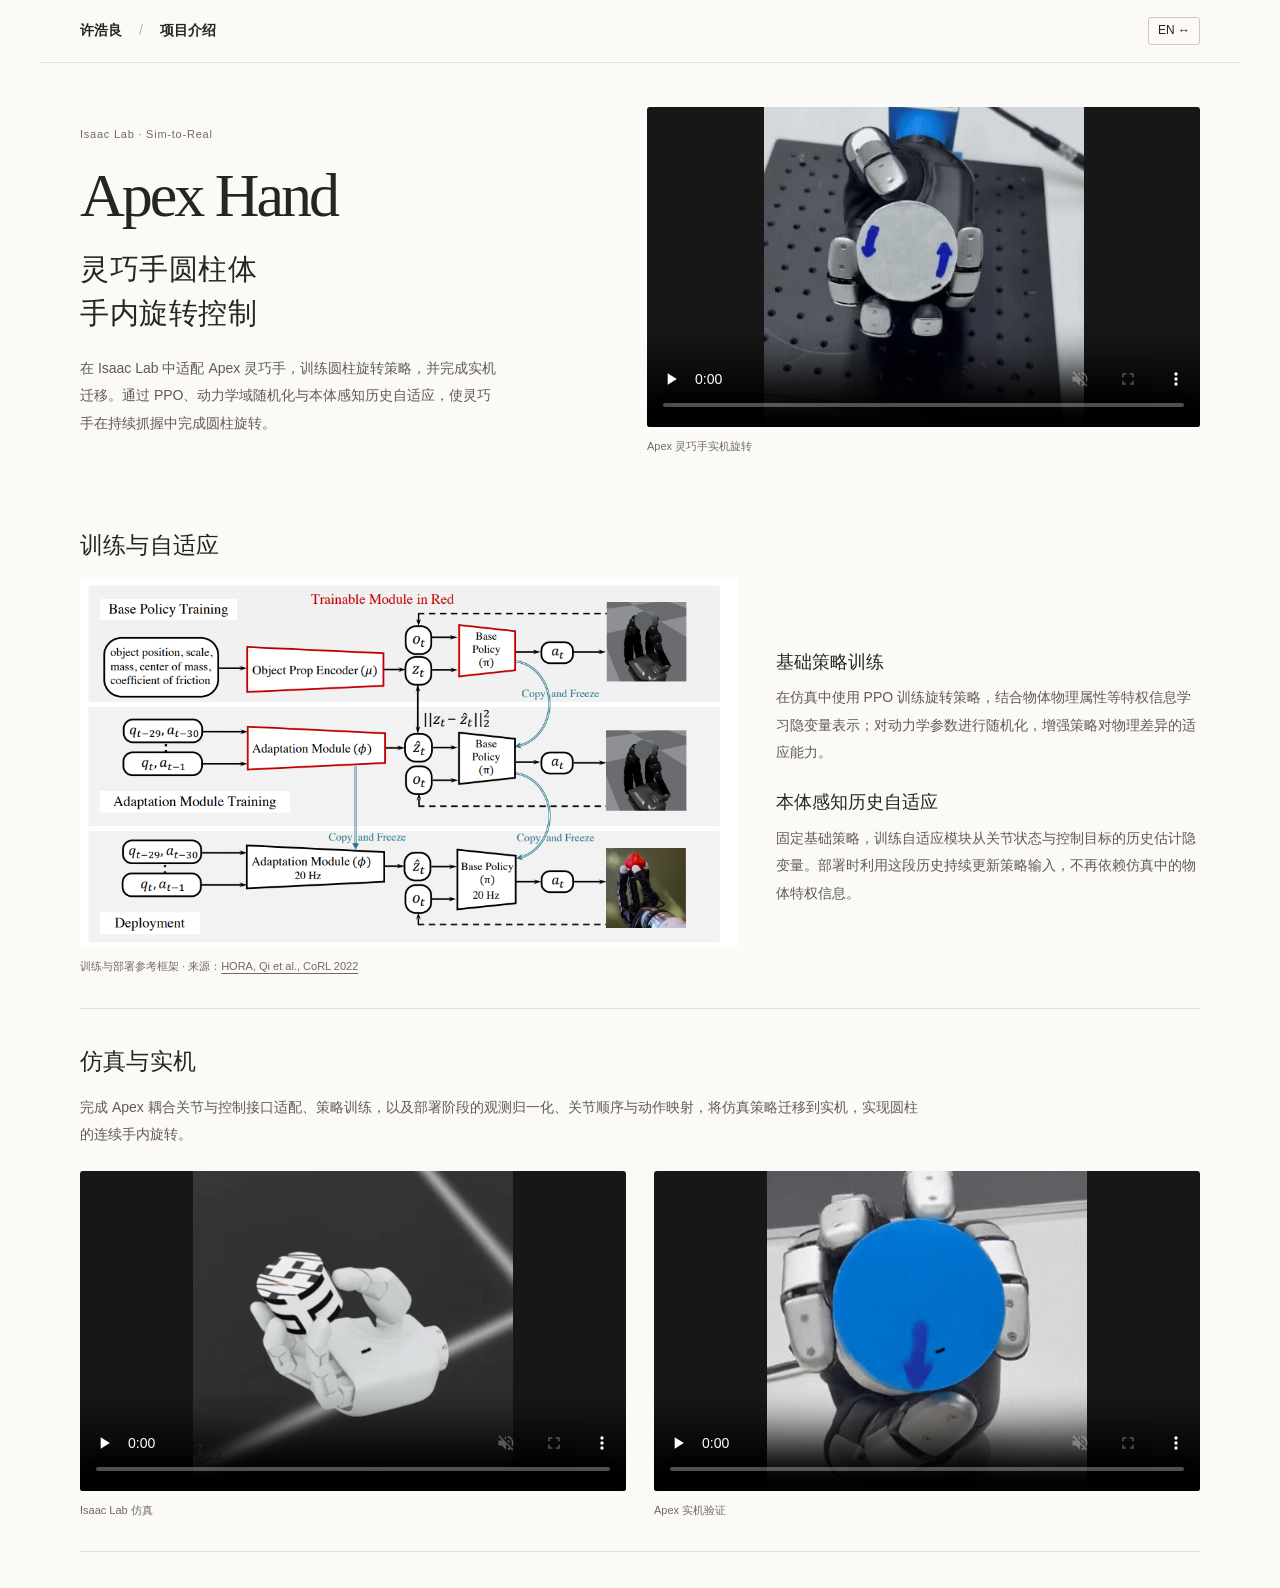
<file: projects/in-hand-rotation.html>
<!DOCTYPE html>

<html lang="zh-CN"><head><meta charset="utf-8"/><meta content="width=device-width, initial-scale=1" name="viewport"/><meta content="Apex 灵巧手圆柱体手内旋转：Isaac Lab 仿真、PPO 策略训练、本体感知历史自适应与实机部署。" name="description"/><title>In-hand Rotation · 许浩良</title><link href="../assets/favicon.svg" rel="icon"/><link href="project.css?v=20261105-inhand" rel="stylesheet"/><script defer="" src="project.js?v=20261105-inhand"></script></head><body data-project="In-hand Rotation"><a class="skip" data-en="Skip to content" data-zh="跳转到正文" href="#main">跳转到正文</a><header class="topbar"><a class="home" href="../index.html#project-apex"><span data-en="Haoliang Xu" data-zh="许浩良">许浩良</span> <span aria-hidden="true">/</span> <span data-en="Project notes" data-zh="项目介绍">项目介绍</span></a><div class="top-actions"><button aria-label="Switch to English" id="language" type="button">EN ↔</button></div></header><main id="main"><section class="hero"><div class="hero-copy"><p class="eyebrow">Isaac Lab · Sim-to-Real</p><h1>Apex Hand</h1><h2 class="hero-title" data-en="Dexterous in-hand
cylinder rotation" data-zh="灵巧手圆柱体
手内旋转控制">灵巧手圆柱体
手内旋转控制</h2><p class="lead" data-en="Adapted the Apex Hand in Isaac Lab, trained cylinder-rotation policies and transferred them to hardware. PPO, dynamics randomization and adaptation from proprioceptive history support continuous rotation while maintaining the grasp." data-zh="在 Isaac Lab 中适配 Apex 灵巧手，训练圆柱旋转策略，并完成实机迁移。通过 PPO、动力学域随机化与本体感知历史自适应，使灵巧手在持续抓握中完成圆柱旋转。">在 Isaac Lab 中适配 Apex 灵巧手，训练圆柱旋转策略，并完成实机迁移。通过 PPO、动力学域随机化与本体感知历史自适应，使灵巧手在持续抓握中完成圆柱旋转。</p></div><figure class="demo-figure"><video aria-label="Apex 灵巧手实机旋转" controls="" controlslist="nodownload" data-label-en="Cylinder rotation on the Apex Hand" data-label-zh="Apex 灵巧手实机旋转" loop="" muted="" playsinline="" poster="../assets/videos/apex-horizontal.jpg" preload="none" src="../assets/videos/apex-horizontal.mp4"></video><figcaption data-en="Cylinder rotation on the Apex Hand" data-zh="Apex 灵巧手实机旋转">Apex 灵巧手实机旋转</figcaption></figure></section><section class="section" id="method"><div class="section-heading"><h2 data-en="Training and adaptation" data-zh="训练与自适应">训练与自适应</h2></div><div class="inhand-method"><figure><a aria-label="HORA 训练与部署参考框架" class="figure-link" data-figure="" href="../assets/projects/in-hand-rotation/hora.png"><img alt="HORA 训练与部署参考框架" decoding="async" loading="lazy" src="../assets/projects/in-hand-rotation/hora.png"/></a><figcaption><span data-en="Reference training and deployment framework · Source: " data-zh="训练与部署参考框架 · 来源：">训练与部署参考框架 · 来源：</span><a class="reference-link" href="https://haozhi.io/hora/" rel="noopener" target="_blank">HORA, Qi et al., CoRL 2022</a></figcaption></figure><div class="inhand-method-copy"><h3 data-en="Base-policy training" data-zh="基础策略训练">基础策略训练</h3><p data-en="Train the rotation policy with PPO in simulation, using privileged object properties to learn a latent representation. Randomize dynamics to improve robustness to variations in physical parameters." data-zh="在仿真中使用 PPO 训练旋转策略，结合物体物理属性等特权信息学习隐变量表示；对动力学参数进行随机化，增强策略对物理差异的适应能力。">在仿真中使用 PPO 训练旋转策略，结合物体物理属性等特权信息学习隐变量表示；对动力学参数进行随机化，增强策略对物理差异的适应能力。</p><h3 data-en="Adaptation from proprioceptive history" data-zh="本体感知历史自适应">本体感知历史自适应</h3><p data-en="Freeze the base policy and train an adaptation module to estimate the latent representation from joint-state and control-target histories. At deployment, this history supplies the policy with updated estimates without simulator-only object information." data-zh="固定基础策略，训练自适应模块从关节状态与控制目标的历史估计隐变量。部署时利用这段历史持续更新策略输入，不再依赖仿真中的物体特权信息。">固定基础策略，训练自适应模块从关节状态与控制目标的历史估计隐变量。部署时利用这段历史持续更新策略输入，不再依赖仿真中的物体特权信息。</p></div></div></section><section class="section" id="robot"><div class="section-heading"><h2 data-en="Simulation and hardware" data-zh="仿真与实机">仿真与实机</h2></div><p class="inhand-implementation" data-en="Adapted Apex joint couplings and control interfaces, trained the policies, and aligned observation normalization, joint ordering and action mappings for deployment. Transferred the simulation policy to hardware for continuous in-hand cylinder rotation." data-zh="完成 Apex 耦合关节与控制接口适配、策略训练，以及部署阶段的观测归一化、关节顺序与动作映射，将仿真策略迁移到实机，实现圆柱的连续手内旋转。">完成 Apex 耦合关节与控制接口适配、策略训练，以及部署阶段的观测归一化、关节顺序与动作映射，将仿真策略迁移到实机，实现圆柱的连续手内旋转。</p><div class="demo-grid"><figure class="demo-figure"><video aria-label="Isaac Lab 仿真" controls="" controlslist="nodownload" data-label-en="Isaac Lab simulation" data-label-zh="Isaac Lab 仿真" loop="" muted="" playsinline="" poster="../assets/videos/apex-sim.jpg" preload="none" src="../assets/videos/apex-sim.mp4"></video><figcaption data-en="Isaac Lab simulation" data-zh="Isaac Lab 仿真">Isaac Lab 仿真</figcaption></figure><figure class="demo-figure"><video aria-label="Apex 实机验证" controls="" controlslist="nodownload" data-label-en="Apex hardware validation" data-label-zh="Apex 实机验证" loop="" muted="" playsinline="" poster="../assets/videos/apex-vertical.jpg" preload="none" src="../assets/videos/apex-vertical.mp4"></video><figcaption data-en="Apex hardware validation" data-zh="Apex 实机验证">Apex 实机验证</figcaption></figure></div></section></main><dialog aria-label="Figure viewer" id="figure-dialog"><div class="viewer-bar"><p id="figure-title"></p><button id="close-figure" type="button"><span data-en="Close ×" data-zh="关闭 ×">关闭 ×</span></button></div><img alt="" id="figure-large"/></dialog></body></html>
</file>
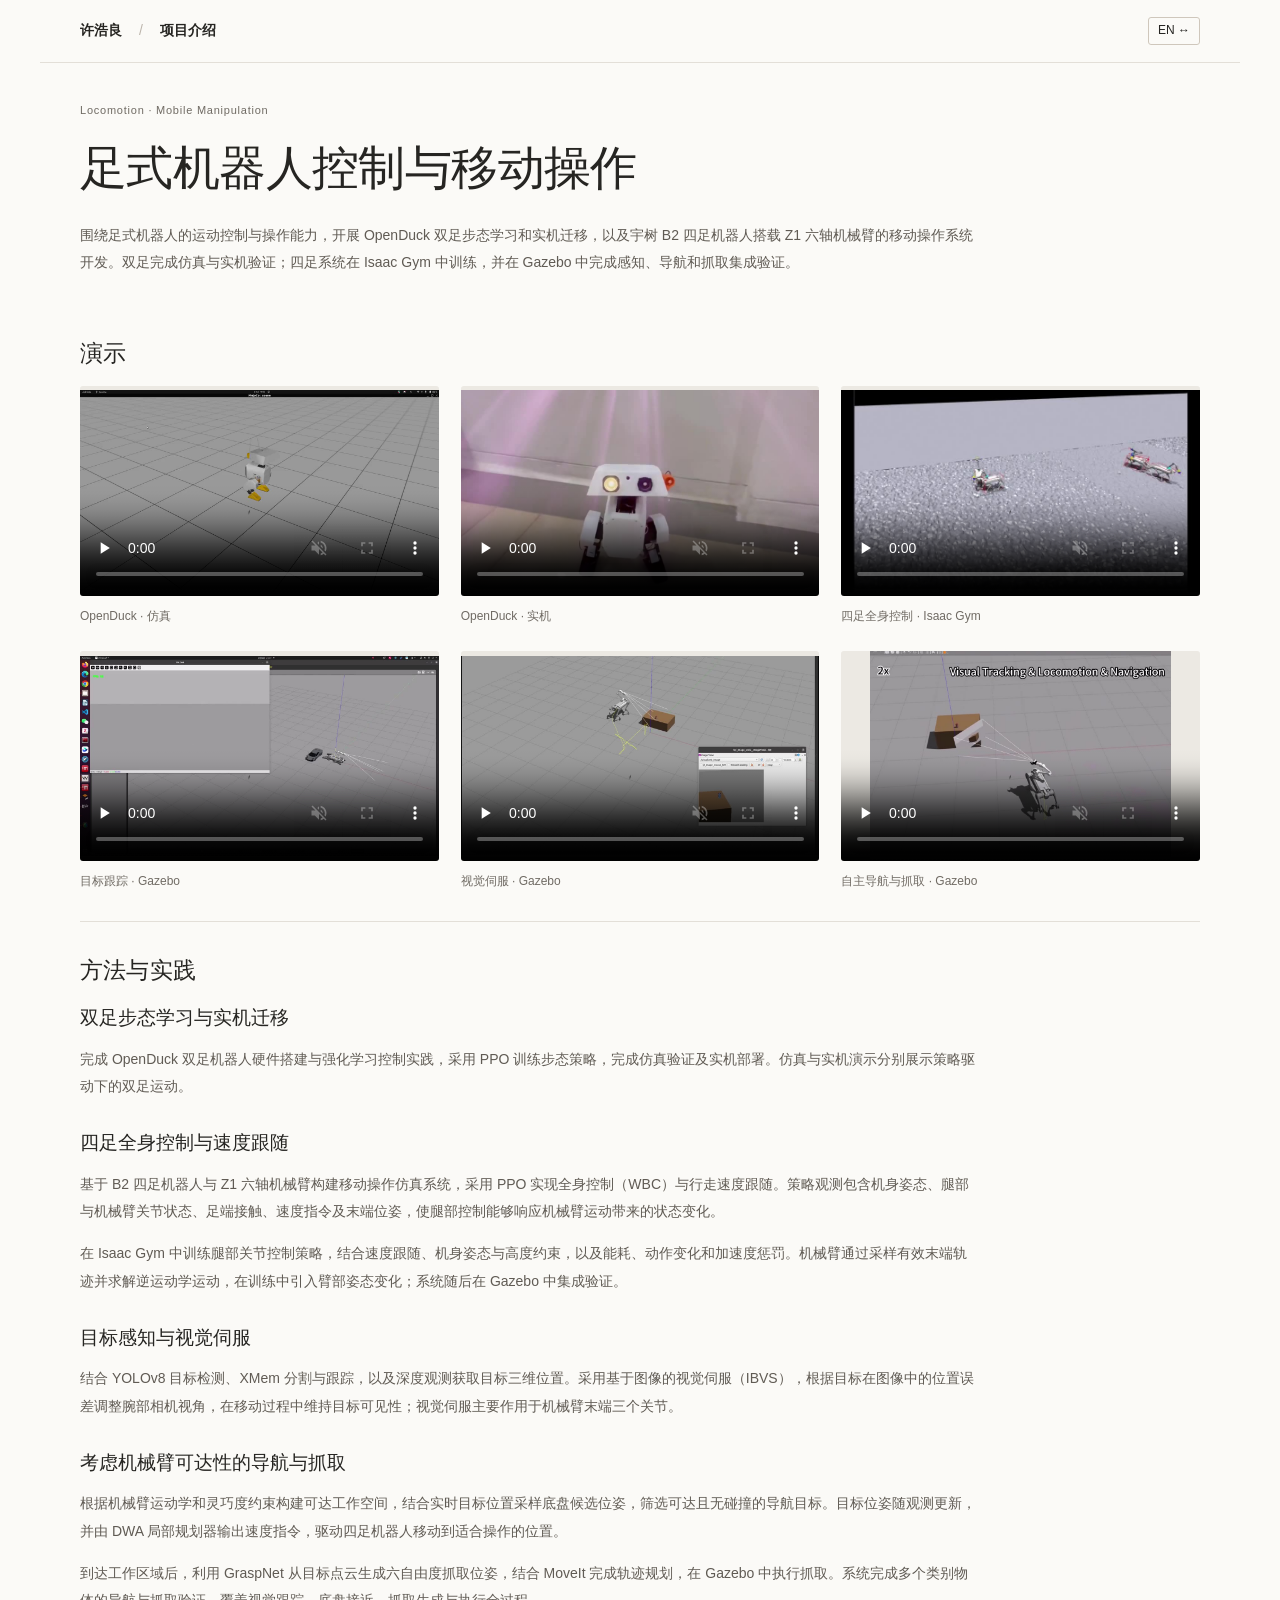
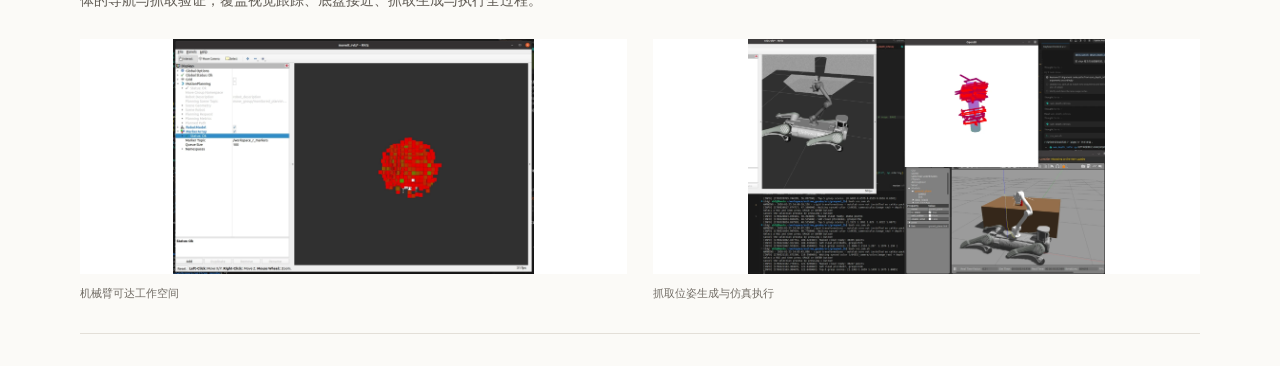
<file: projects/locomotion.html>
<!DOCTYPE html>

<html lang="zh-CN"><head><meta charset="utf-8"/><meta content="width=device-width,initial-scale=1" name="viewport"/><meta content="足式机器人控制与移动操作：OpenDuck 双足步态学习与实机迁移，以及 B2 四足机器人与 Z1 机械臂的视觉伺服、导航与抓取仿真。" name="description"/><title>Legged Robotics · 许浩良</title><link href="../assets/favicon.svg" rel="icon"/><link href="project.css?v=20261105" rel="stylesheet"/><link href="locomotion.css?v=20261105" rel="stylesheet"/><script defer="" src="project.js?v=20261105-frameworks"></script></head><body data-project="Legged Robotics"><a class="skip" data-en="Skip to content" data-zh="跳转到正文" href="#main">跳转到正文</a><header class="topbar"><a class="home" href="../index.html#project-4"><span data-en="Haoliang Xu" data-zh="许浩良">许浩良</span> <span aria-hidden="true">/</span> <span data-en="Project notes" data-zh="项目介绍">项目介绍</span></a><div class="top-actions"><button aria-label="Switch to English" id="language" type="button">EN ↔</button></div></header><main id="main"><section class="hero"><p class="eyebrow" data-en="Locomotion · Mobile Manipulation" data-zh="Locomotion · Mobile Manipulation">Locomotion · Mobile Manipulation</p><h1 data-en="Legged control and
mobile manipulation" data-zh="足式机器人控制与移动操作">足式机器人控制与移动操作</h1><p class="lead" data-en="This work covers OpenDuck biped gait learning and hardware transfer, alongside a mobile-manipulation system combining a Unitree B2 quadruped and a Z1 six-axis arm. The biped is evaluated in simulation and on hardware. The quadruped controller is trained in Isaac Gym, with perception, navigation and grasping integrated and evaluated in Gazebo." data-zh="围绕足式机器人的运动控制与操作能力，开展 OpenDuck 双足步态学习和实机迁移，以及宇树 B2 四足机器人搭载 Z1 六轴机械臂的移动操作系统开发。双足完成仿真与实机验证；四足系统在 Isaac Gym 中训练，并在 Gazebo 中完成感知、导航和抓取集成验证。">围绕足式机器人的运动控制与操作能力，开展 OpenDuck 双足步态学习和实机迁移，以及宇树 B2 四足机器人搭载 Z1 六轴机械臂的移动操作系统开发。双足完成仿真与实机验证；四足系统在 Isaac Gym 中训练，并在 Gazebo 中完成感知、导航和抓取集成验证。</p></section><section class="section" id="demonstrations"><div class="section-heading"><h2 data-en="Demonstrations" data-zh="演示">演示</h2></div><div class="demo-gallery"><figure class="demo-figure"><video aria-label="OpenDuck · 仿真" controls="" controlslist="nodownload" data-label-en="OpenDuck · Simulation" data-label-zh="OpenDuck · 仿真" muted="" playsinline="" poster="../assets/videos/openduck-sim.jpg" preload="none" src="../assets/videos/openduck-sim.mp4"></video><figcaption data-en="OpenDuck · Simulation" data-zh="OpenDuck · 仿真">OpenDuck · 仿真</figcaption></figure><figure class="demo-figure"><video aria-label="OpenDuck · 实机" controls="" controlslist="nodownload" data-label-en="OpenDuck · Real robot" data-label-zh="OpenDuck · 实机" muted="" playsinline="" poster="../assets/videos/openduck.jpg" preload="none" src="../assets/videos/openduck.mp4"></video><figcaption data-en="OpenDuck · Real robot" data-zh="OpenDuck · 实机">OpenDuck · 实机</figcaption></figure><figure class="demo-figure"><video aria-label="四足全身控制 · Isaac Gym" controls="" controlslist="nodownload" data-label-en="Quadruped whole-body control · Isaac Gym" data-label-zh="四足全身控制 · Isaac Gym" muted="" playsinline="" poster="../assets/projects/locomotion/whole-body-training.jpg" preload="none" src="../assets/projects/locomotion/whole-body-training.mp4"></video><figcaption data-en="Quadruped whole-body control · Isaac Gym" data-zh="四足全身控制 · Isaac Gym">四足全身控制 · Isaac Gym</figcaption></figure><figure class="demo-figure"><video aria-label="目标跟踪 · Gazebo" controls="" controlslist="nodownload" data-label-en="Target tracking · Gazebo" data-label-zh="目标跟踪 · Gazebo" muted="" playsinline="" poster="../assets/projects/locomotion/target-tracking.jpg" preload="none" src="../assets/projects/locomotion/target-tracking.mp4"></video><figcaption data-en="Target tracking · Gazebo" data-zh="目标跟踪 · Gazebo">目标跟踪 · Gazebo</figcaption></figure><figure class="demo-figure"><video aria-label="视觉伺服 · Gazebo" controls="" controlslist="nodownload" data-label-en="Visual servoing · Gazebo" data-label-zh="视觉伺服 · Gazebo" muted="" playsinline="" poster="../assets/projects/locomotion/visual-servo.jpg" preload="none" src="../assets/projects/locomotion/visual-servo.mp4"></video><figcaption data-en="Visual servoing · Gazebo" data-zh="视觉伺服 · Gazebo">视觉伺服 · Gazebo</figcaption></figure><figure class="demo-figure"><video aria-label="自主导航与抓取 · Gazebo" controls="" controlslist="nodownload" data-label-en="Navigation and grasping · Gazebo" data-label-zh="自主导航与抓取 · Gazebo" muted="" playsinline="" poster="../assets/videos/mobile-manipulation.jpg" preload="none" src="../assets/videos/mobile-manipulation.mp4"></video><figcaption data-en="Navigation and grasping · Gazebo" data-zh="自主导航与抓取 · Gazebo">自主导航与抓取 · Gazebo</figcaption></figure></div></section><section class="section" id="methods"><div class="section-heading"><h2 data-en="Methods and implementation" data-zh="方法与实践">方法与实践</h2></div><h3 data-en="Biped gait learning and hardware transfer" data-zh="双足步态学习与实机迁移">双足步态学习与实机迁移</h3><div class="project-prose"><p data-en="Built the OpenDuck biped hardware and trained a locomotion policy with PPO, followed by simulation evaluation and deployment on the robot. The paired demonstrations show policy-driven biped motion in simulation and on hardware." data-zh="完成 OpenDuck 双足机器人硬件搭建与强化学习控制实践，采用 PPO 训练步态策略，完成仿真验证及实机部署。仿真与实机演示分别展示策略驱动下的双足运动。">完成 OpenDuck 双足机器人硬件搭建与强化学习控制实践，采用 PPO 训练步态策略，完成仿真验证及实机部署。仿真与实机演示分别展示策略驱动下的双足运动。</p></div><h3 data-en="Quadruped whole-body control and velocity tracking" data-zh="四足全身控制与速度跟随">四足全身控制与速度跟随</h3><div class="project-prose"><p data-en="Built a mobile-manipulation simulation combining a B2 quadruped and Z1 six-axis arm. PPO supports whole-body control (WBC) and velocity tracking, with observations including base orientation, leg and arm joint states, foot contacts, velocity commands and end-effector pose so leg control can account for arm motion." data-zh="基于 B2 四足机器人与 Z1 六轴机械臂构建移动操作仿真系统，采用 PPO 实现全身控制（WBC）与行走速度跟随。策略观测包含机身姿态、腿部与机械臂关节状态、足端接触、速度指令及末端位姿，使腿部控制能够响应机械臂运动带来的状态变化。">基于 B2 四足机器人与 Z1 六轴机械臂构建移动操作仿真系统，采用 PPO 实现全身控制（WBC）与行走速度跟随。策略观测包含机身姿态、腿部与机械臂关节状态、足端接触、速度指令及末端位姿，使腿部控制能够响应机械臂运动带来的状态变化。</p><p data-en="The leg-joint policy is trained in Isaac Gym with velocity tracking, body-orientation and height objectives, plus energy, motion-change and acceleration penalties. Valid end-effector trajectories and inverse kinematics introduce arm motion during training. The system is subsequently integrated and evaluated in Gazebo." data-zh="在 Isaac Gym 中训练腿部关节控制策略，结合速度跟随、机身姿态与高度约束，以及能耗、动作变化和加速度惩罚。机械臂通过采样有效末端轨迹并求解逆运动学运动，在训练中引入臂部姿态变化；系统随后在 Gazebo 中集成验证。">在 Isaac Gym 中训练腿部关节控制策略，结合速度跟随、机身姿态与高度约束，以及能耗、动作变化和加速度惩罚。机械臂通过采样有效末端轨迹并求解逆运动学运动，在训练中引入臂部姿态变化；系统随后在 Gazebo 中集成验证。</p></div><h3 data-en="Target perception and visual servoing" data-zh="目标感知与视觉伺服">目标感知与视觉伺服</h3><div class="project-prose"><p data-en="YOLOv8 detection, XMem segmentation and tracking, and depth observations provide the target’s 3D position. Image-based visual servoing (IBVS) adjusts the wrist-camera view from image-space target error to maintain visibility during motion, primarily using the final three arm joints." data-zh="结合 YOLOv8 目标检测、XMem 分割与跟踪，以及深度观测获取目标三维位置。采用基于图像的视觉伺服（IBVS），根据目标在图像中的位置误差调整腕部相机视角，在移动过程中维持目标可见性；视觉伺服主要作用于机械臂末端三个关节。">结合 YOLOv8 目标检测、XMem 分割与跟踪，以及深度观测获取目标三维位置。采用基于图像的视觉伺服（IBVS），根据目标在图像中的位置误差调整腕部相机视角，在移动过程中维持目标可见性；视觉伺服主要作用于机械臂末端三个关节。</p></div><h3 data-en="Reachability-aware navigation and grasping" data-zh="考虑机械臂可达性的导航与抓取">考虑机械臂可达性的导航与抓取</h3><div class="project-prose"><p data-en="A reachable workspace is constructed from arm kinematics and dexterity constraints. Candidate base poses are sampled from the observed target position and filtered for reachability and collision. Navigation goals are updated with observations, while a DWA local planner generates velocity commands to position the quadruped for manipulation." data-zh="根据机械臂运动学和灵巧度约束构建可达工作空间，结合实时目标位置采样底盘候选位姿，筛选可达且无碰撞的导航目标。目标位姿随观测更新，并由 DWA 局部规划器输出速度指令，驱动四足机器人移动到适合操作的位置。">根据机械臂运动学和灵巧度约束构建可达工作空间，结合实时目标位置采样底盘候选位姿，筛选可达且无碰撞的导航目标。目标位姿随观测更新，并由 DWA 局部规划器输出速度指令，驱动四足机器人移动到适合操作的位置。</p><p data-en="After reaching the manipulation workspace, GraspNet generates 6-DoF grasp poses from the target point cloud and MoveIt plans the arm trajectory for execution in Gazebo. Navigation and grasping are evaluated across multiple object categories, covering visual tracking, base positioning, grasp generation and execution." data-zh="到达工作区域后，利用 GraspNet 从目标点云生成六自由度抓取位姿，结合 MoveIt 完成轨迹规划，在 Gazebo 中执行抓取。系统完成多个类别物体的导航与抓取验证，覆盖视觉跟踪、底盘接近、抓取生成与执行全过程。">到达工作区域后，利用 GraspNet 从目标点云生成六自由度抓取位姿，结合 MoveIt 完成轨迹规划，在 Gazebo 中执行抓取。系统完成多个类别物体的导航与抓取验证，覆盖视觉跟踪、底盘接近、抓取生成与执行全过程。</p></div><div class="method-figures"><figure><a class="figure-link" data-figure="" href="../assets/projects/locomotion/workspace.webp"><img alt="机械臂可达工作空间" decoding="async" loading="lazy" src="../assets/projects/locomotion/workspace.webp"/></a><figcaption data-en="Reachable arm workspace" data-zh="机械臂可达工作空间">机械臂可达工作空间</figcaption></figure><figure><a class="figure-link" data-figure="" href="../assets/projects/locomotion/grasp-planning.webp"><img alt="抓取位姿生成与仿真执行" decoding="async" loading="lazy" src="../assets/projects/locomotion/grasp-planning.webp"/></a><figcaption data-en="Grasp generation and simulation execution" data-zh="抓取位姿生成与仿真执行">抓取位姿生成与仿真执行</figcaption></figure></div></section></main><dialog aria-label="Figure viewer" id="figure-dialog"><div class="viewer-bar"><p id="figure-title"></p><button id="close-figure" type="button"><span data-en="Close ×" data-zh="关闭 ×">关闭 ×</span></button></div><img alt="" id="figure-large"/></dialog></body></html>
</file>
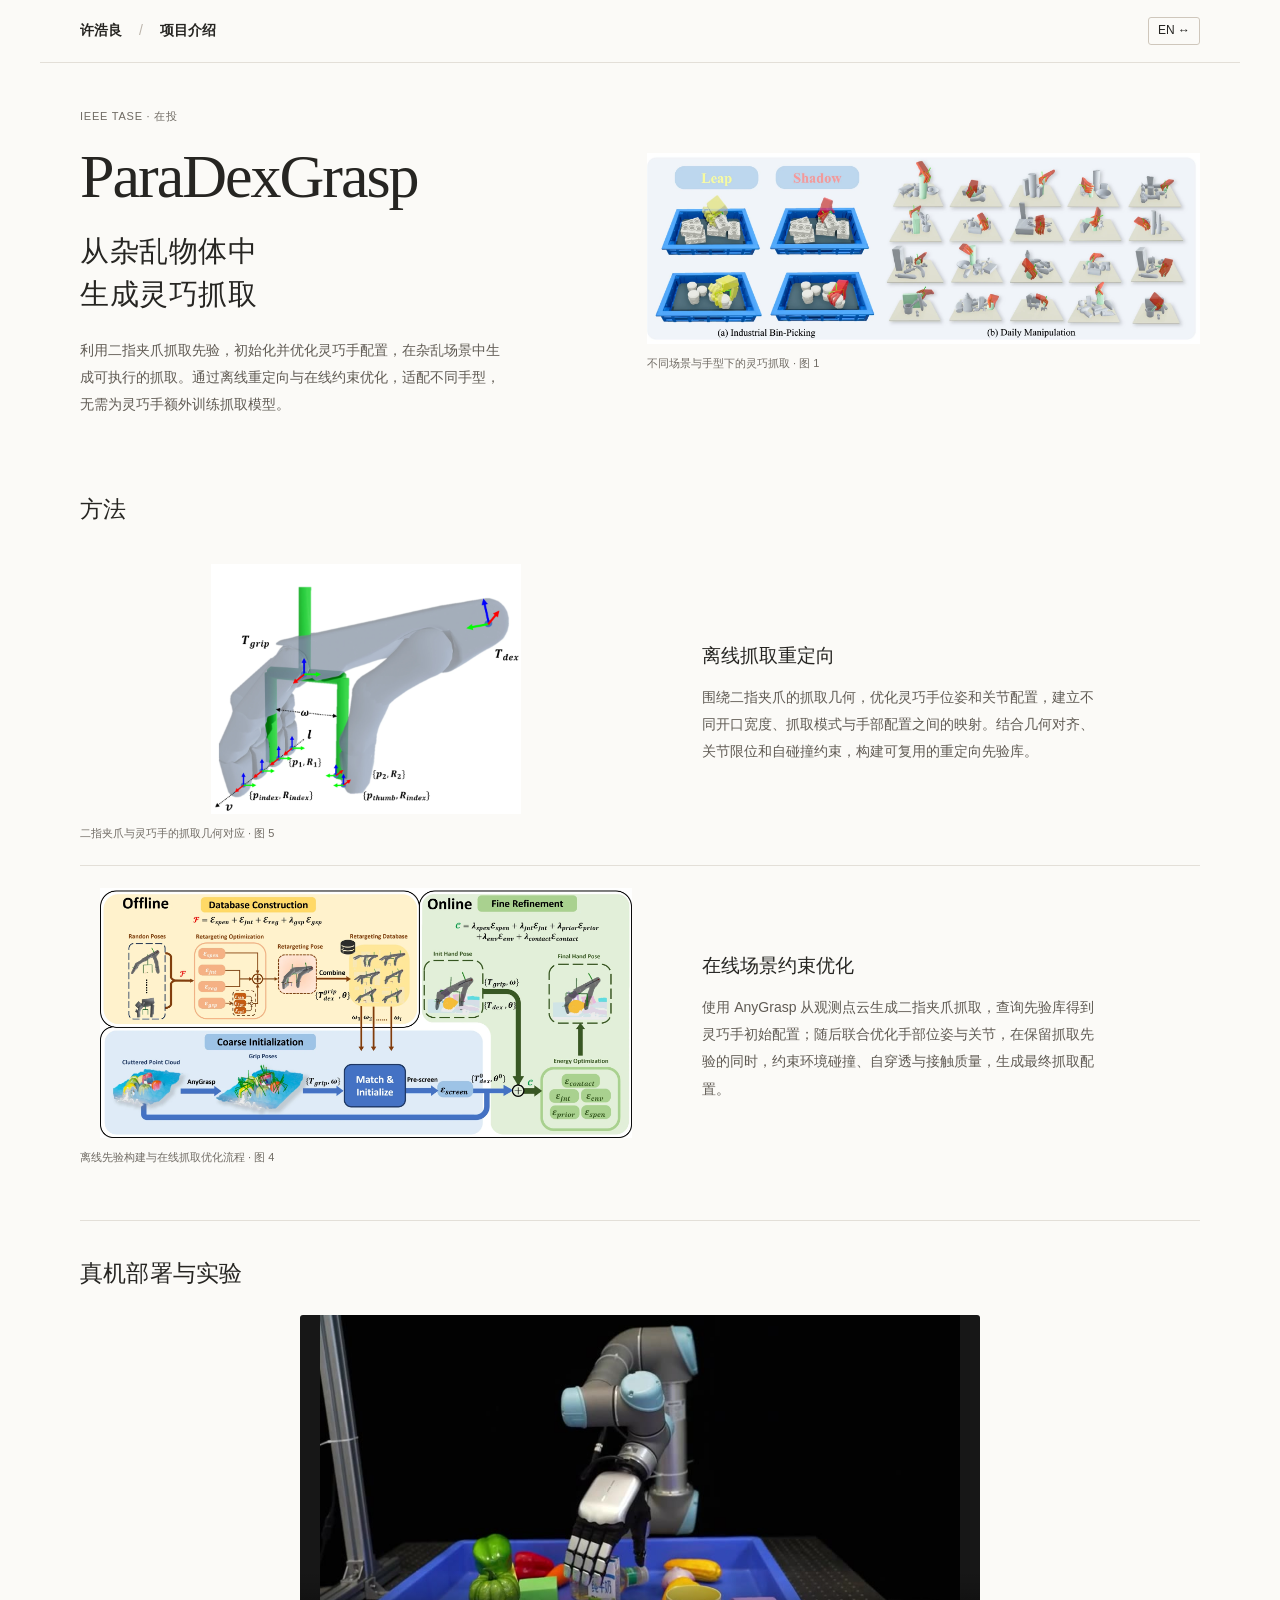
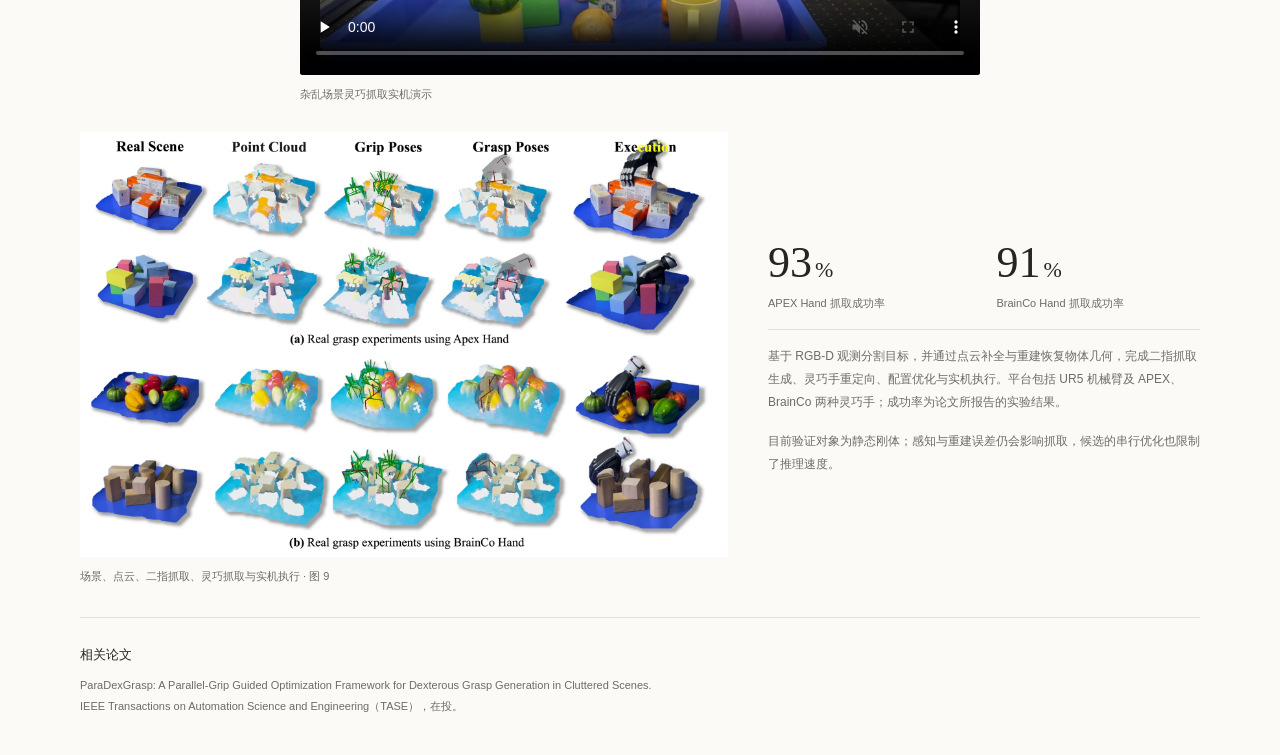
<file: projects/paradexgrasp.html>
<!DOCTYPE html>

<html lang="zh-CN"><head><meta charset="utf-8"/><meta content="width=device-width, initial-scale=1" name="viewport"/><meta content="ParaDexGrasp：二指夹爪先验引导的灵巧抓取生成，包含离线重定向、在线约束优化与真机实验。" name="description"/><title>ParaDexGrasp · 许浩良</title><link href="../assets/favicon.svg" rel="icon"/><link href="project.css?v=20261114-paradex-demo" rel="stylesheet"/><script defer="" src="project.js?v=20261104-paradex"></script></head><body data-project="ParaDexGrasp"><a class="skip" data-en="Skip to content" data-zh="跳转到正文" href="#main">跳转到正文</a><header class="topbar"><a class="home" href="../index.html"><span data-en="Haoliang Xu" data-zh="许浩良">许浩良</span> <span aria-hidden="true">/</span> <span data-en="Project notes" data-zh="项目介绍">项目介绍</span></a><div class="top-actions"><button aria-label="Switch to English" id="language" type="button">EN ↔</button></div></header><main id="main"><section class="hero"><div class="hero-copy"><p class="eyebrow" data-en="IEEE TASE · Under review" data-zh="IEEE TASE · 在投">IEEE TASE · 在投</p><h1>ParaDexGrasp</h1><h2 class="hero-title" data-en="Dexterous grasping
in clutter" data-zh="从杂乱物体中
生成灵巧抓取">从杂乱物体中
生成灵巧抓取</h2><p class="lead" data-en="Use parallel-jaw grasp priors to initialize and refine dexterous-hand configurations in clutter. Offline retargeting and online constrained optimization support different hand morphologies without additional hand-specific grasp-model training." data-zh="利用二指夹爪抓取先验，初始化并优化灵巧手配置，在杂乱场景中生成可执行的抓取。通过离线重定向与在线约束优化，适配不同手型，无需为灵巧手额外训练抓取模型。">利用二指夹爪抓取先验，初始化并优化灵巧手配置，在杂乱场景中生成可执行的抓取。通过离线重定向与在线约束优化，适配不同手型，无需为灵巧手额外训练抓取模型。</p></div><figure class="hero-figure"><a aria-label="不同场景与手型下的灵巧抓取 · 图 1" class="figure-link" data-figure="" href="../assets/projects/paradexgrasp/overview.webp"><img alt="不同场景与手型下的灵巧抓取 · 图 1" decoding="async" loading="lazy" src="../assets/projects/paradexgrasp/overview.webp"/></a><figcaption data-en="Dexterous grasps across scenes and hand morphologies · Fig. 1" data-zh="不同场景与手型下的灵巧抓取 · 图 1">不同场景与手型下的灵巧抓取 · 图 1</figcaption></figure></section><section class="section" id="method"><div class="section-heading"><h2 data-en="Method" data-zh="方法">方法</h2></div><div class="method-panel data" id="panel-data"><figure class=""><a aria-label="二指夹爪与灵巧手的抓取几何对应 · 图 5" class="figure-link" data-figure="" href="../assets/projects/paradexgrasp/retargeting.webp"><img alt="二指夹爪与灵巧手的抓取几何对应 · 图 5" decoding="async" loading="lazy" src="../assets/projects/paradexgrasp/retargeting.webp"/></a><figcaption data-en="Geometric correspondence between a parallel gripper and a dexterous hand · Fig. 5" data-zh="二指夹爪与灵巧手的抓取几何对应 · 图 5">二指夹爪与灵巧手的抓取几何对应 · 图 5</figcaption></figure><div class="method-copy"><h3 data-en="Offline grasp retargeting" data-zh="离线抓取重定向">离线抓取重定向</h3><p data-en="Optimize hand poses and joints around parallel-jaw grasp geometry to map opening widths and grasp modes to dexterous configurations. Geometric alignment, joint limits and self-collision constraints produce a reusable retargeting prior database." data-zh="围绕二指夹爪的抓取几何，优化灵巧手位姿和关节配置，建立不同开口宽度、抓取模式与手部配置之间的映射。结合几何对齐、关节限位和自碰撞约束，构建可复用的重定向先验库。">围绕二指夹爪的抓取几何，优化灵巧手位姿和关节配置，建立不同开口宽度、抓取模式与手部配置之间的映射。结合几何对齐、关节限位和自碰撞约束，构建可复用的重定向先验库。</p></div></div><div class="method-panel view" id="panel-view"><figure class=""><a aria-label="离线先验构建与在线抓取优化流程 · 图 4" class="figure-link" data-figure="" href="../assets/projects/paradexgrasp/pipeline.webp"><img alt="离线先验构建与在线抓取优化流程 · 图 4" decoding="async" loading="lazy" src="../assets/projects/paradexgrasp/pipeline.webp"/></a><figcaption data-en="Offline prior construction and online grasp refinement · Fig. 4" data-zh="离线先验构建与在线抓取优化流程 · 图 4">离线先验构建与在线抓取优化流程 · 图 4</figcaption></figure><div class="method-copy"><h3 data-en="Online scene-aware refinement" data-zh="在线场景约束优化">在线场景约束优化</h3><p data-en="Use AnyGrasp to propose parallel-jaw grasps from observed point clouds, then query the prior database to initialize the dexterous hand. Refine hand poses and joints while preserving the prior and enforcing environmental collision, self-penetration and contact constraints." data-zh="使用 AnyGrasp 从观测点云生成二指夹爪抓取，查询先验库得到灵巧手初始配置；随后联合优化手部位姿与关节，在保留抓取先验的同时，约束环境碰撞、自穿透与接触质量，生成最终抓取配置。">使用 AnyGrasp 从观测点云生成二指夹爪抓取，查询先验库得到灵巧手初始配置；随后联合优化手部位姿与关节，在保留抓取先验的同时，约束环境碰撞、自穿透与接触质量，生成最终抓取配置。</p></div></div></section><section class="section results" id="results"><div class="section-heading"><h2 data-en="Real-robot deployment and experiments" data-zh="真机部署与实验">真机部署与实验</h2></div><figure class="demo-figure paradex-demo"><video aria-label="杂乱场景灵巧抓取实机演示" controls="" controlslist="nodownload" data-label-en="Cluttered grasping on hardware" data-label-zh="杂乱场景灵巧抓取实机演示" muted="" playsinline="" poster="../assets/videos/clutter-grasping.jpg" preload="none" src="../assets/videos/clutter-grasping.mp4"></video><figcaption data-en="Cluttered grasping on hardware" data-zh="杂乱场景灵巧抓取实机演示">杂乱场景灵巧抓取实机演示</figcaption></figure><div class="results-grid"><div><figure class=""><a aria-label="场景、点云、二指抓取、灵巧抓取与实机执行 · 图 9" class="figure-link" data-figure="" href="../assets/projects/paradexgrasp/experiments.webp"><img alt="场景、点云、二指抓取、灵巧抓取与实机执行 · 图 9" decoding="async" loading="lazy" src="../assets/projects/paradexgrasp/experiments.webp"/></a><figcaption data-en="Scene, point cloud, parallel-jaw grasps, dexterous grasps and execution · Fig. 9" data-zh="场景、点云、二指抓取、灵巧抓取与实机执行 · 图 9">场景、点云、二指抓取、灵巧抓取与实机执行 · 图 9</figcaption></figure></div><div class="results-copy"><div class="metrics"><div><strong>93<span>%</span></strong><span data-en="APEX Hand grasp success" data-zh="APEX Hand 抓取成功率">APEX Hand 抓取成功率</span></div><div><strong>91<span>%</span></strong><span data-en="BrainCo Hand grasp success" data-zh="BrainCo Hand 抓取成功率">BrainCo Hand 抓取成功率</span></div></div><p class="experiment-note" data-en="Segment the target from RGB-D observations and recover its geometry through point-cloud completion and reconstruction. Generate parallel-jaw grasps, retarget and refine them, then execute on hardware. Experiments use a UR5 arm and APEX and BrainCo hands; success rates are reported in the manuscript." data-zh="基于 RGB-D 观测分割目标，并通过点云补全与重建恢复物体几何，完成二指抓取生成、灵巧手重定向、配置优化与实机执行。平台包括 UR5 机械臂及 APEX、BrainCo 两种灵巧手；成功率为论文所报告的实验结果。">基于 RGB-D 观测分割目标，并通过点云补全与重建恢复物体几何，完成二指抓取生成、灵巧手重定向、配置优化与实机执行。平台包括 UR5 机械臂及 APEX、BrainCo 两种灵巧手；成功率为论文所报告的实验结果。</p><p data-en="Evaluation currently covers static rigid objects. Perception and reconstruction errors can affect grasping, while serial candidate refinement limits inference speed." data-zh="目前验证对象为静态刚体；感知与重建误差仍会影响抓取，候选的串行优化也限制了推理速度。">目前验证对象为静态刚体；感知与重建误差仍会影响抓取，候选的串行优化也限制了推理速度。</p></div></div></section><footer><p class="citation-label" data-en="Publication" data-zh="相关论文">相关论文</p><p>ParaDexGrasp: A Parallel-Grip Guided Optimization Framework for Dexterous Grasp Generation in Cluttered Scenes.</p><p data-en="IEEE Transactions on Automation Science and Engineering (TASE), under review." data-zh="IEEE Transactions on Automation Science and Engineering（TASE），在投。">IEEE Transactions on Automation Science and Engineering（TASE），在投。</p></footer></main><dialog aria-label="Figure viewer" id="figure-dialog"><div class="viewer-bar"><p id="figure-title"></p><button id="close-figure" type="button"><span data-en="Close ×" data-zh="关闭 ×">关闭 ×</span></button></div><img alt="" id="figure-large"/></dialog></body></html>
</file>
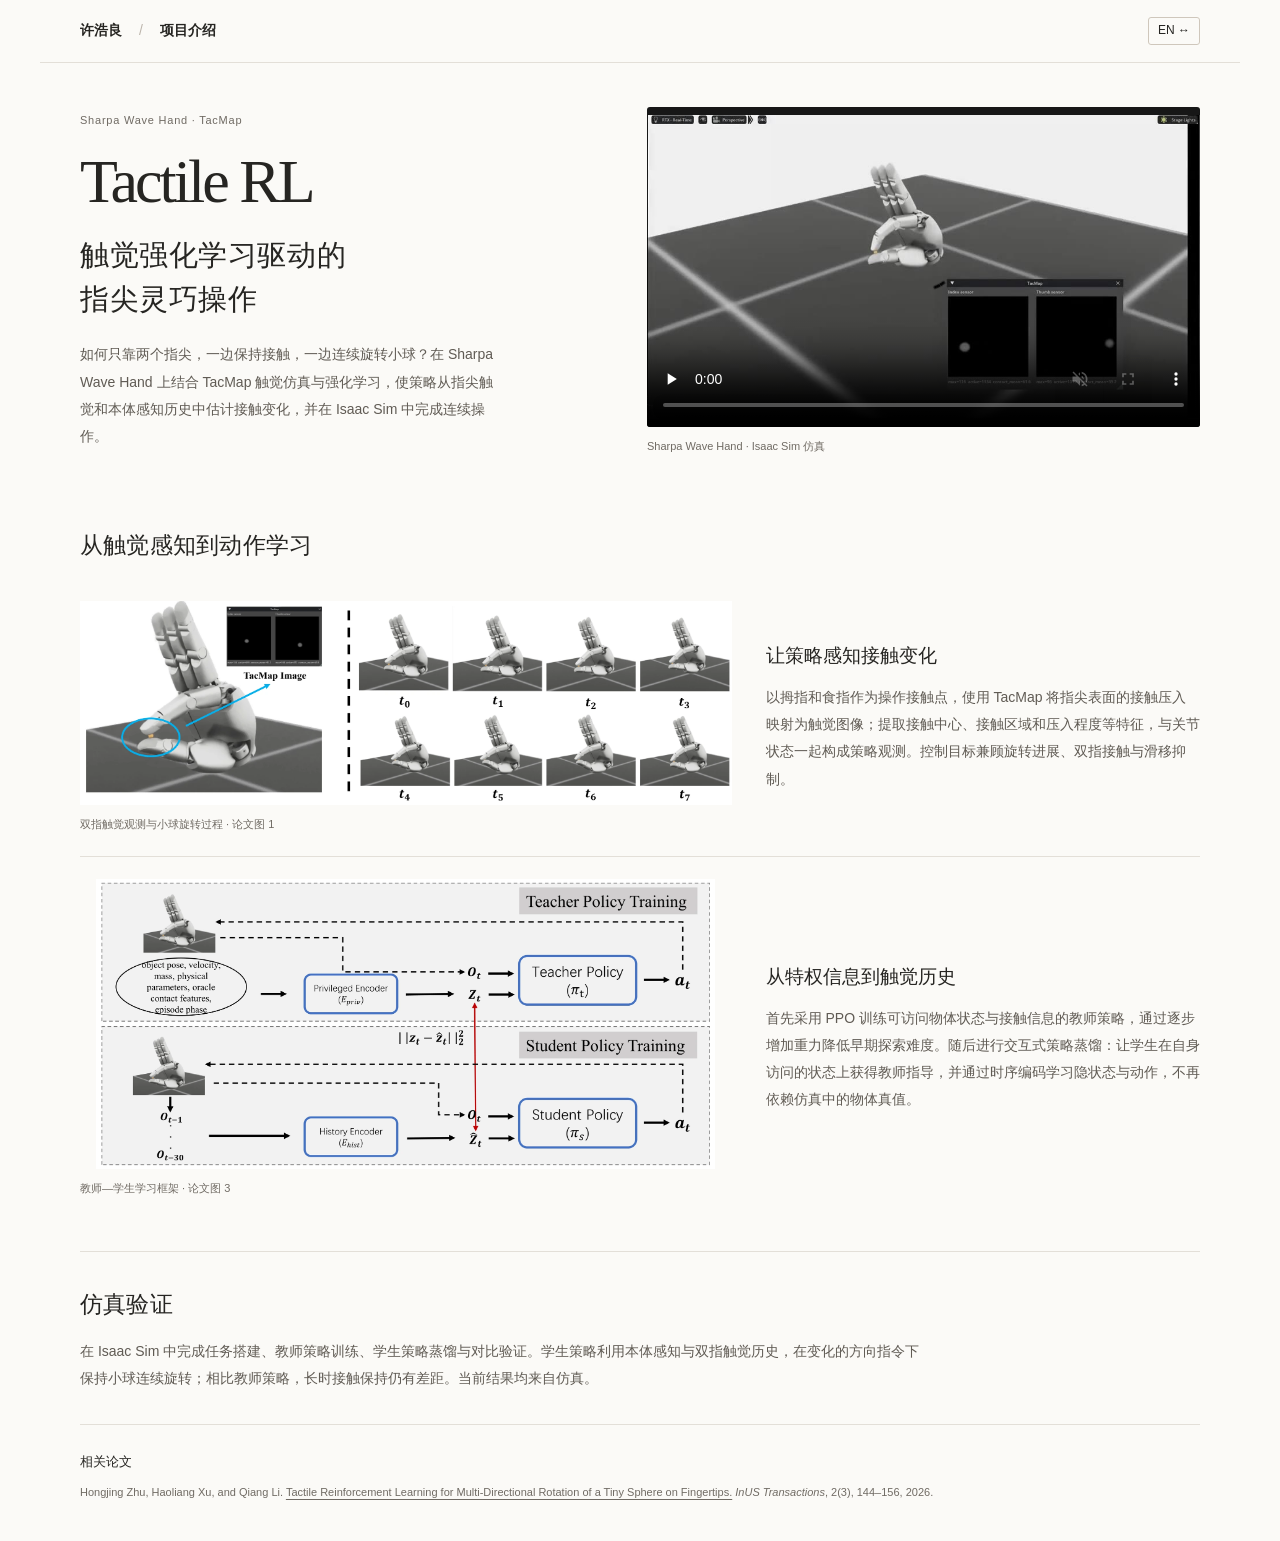
<file: projects/tactile-manipulation.html>
<!DOCTYPE html>

<html lang="zh-CN"><head><meta charset="utf-8"/><meta content="width=device-width, initial-scale=1" name="viewport"/><meta content="基于 Sharpa Wave Hand 与 TacMap 触觉仿真，通过 PPO、教师—学生学习与时序观测实现指尖小球连续旋转。" name="description"/><title>Tactile RL · 许浩良</title><link href="../assets/favicon.svg" rel="icon"/><link href="project.css?v=20261105-tactile" rel="stylesheet"/><script defer="" src="project.js?v=20261105-tactile"></script></head><body data-project="Tactile RL"><a class="skip" data-en="Skip to content" data-zh="跳转到正文" href="#main">跳转到正文</a><header class="topbar"><a class="home" href="../index.html#project-2"><span data-en="Haoliang Xu" data-zh="许浩良">许浩良</span> <span aria-hidden="true">/</span> <span data-en="Project notes" data-zh="项目介绍">项目介绍</span></a><div class="top-actions"><button aria-label="Switch to English" id="language" type="button">EN ↔</button></div></header><main id="main"><section class="hero"><div class="hero-copy"><p class="eyebrow">Sharpa Wave Hand · TacMap</p><h1>Tactile RL</h1><h2 class="hero-title" data-en="Learning dexterous
fingertip manipulation" data-zh="触觉强化学习驱动的
指尖灵巧操作">触觉强化学习驱动的
指尖灵巧操作</h2><p class="lead" data-en="How can two fingertips keep hold of a small sphere while continuously rotating it? This project combines TacMap tactile simulation with reinforcement learning on the Sharpa Wave Hand. The policy uses tactile and proprioceptive histories to infer changes in contact and sustain manipulation in Isaac Sim." data-zh="如何只靠两个指尖，一边保持接触，一边连续旋转小球？在 Sharpa Wave Hand 上结合 TacMap 触觉仿真与强化学习，使策略从指尖触觉和本体感知历史中估计接触变化，并在 Isaac Sim 中完成连续操作。">如何只靠两个指尖，一边保持接触，一边连续旋转小球？在 Sharpa Wave Hand 上结合 TacMap 触觉仿真与强化学习，使策略从指尖触觉和本体感知历史中估计接触变化，并在 Isaac Sim 中完成连续操作。</p></div><figure class="demo-figure"><video aria-label="指尖小球旋转 · Isaac Sim 仿真" controls="" controlslist="nodownload" data-label-en="Fingertip sphere rotation in Isaac Sim" data-label-zh="指尖小球旋转 · Isaac Sim 仿真" loop="" muted="" playsinline="" poster="../assets/videos/tactile-manipulation.jpg" preload="none" src="../assets/videos/tactile-manipulation.mp4"></video><figcaption data-en="Sharpa Wave Hand · Isaac Sim simulation" data-zh="Sharpa Wave Hand · Isaac Sim 仿真">Sharpa Wave Hand · Isaac Sim 仿真</figcaption></figure></section><section class="section" id="method"><div class="section-heading"><h2 data-en="From tactile sensing to learned control" data-zh="从触觉感知到动作学习">从触觉感知到动作学习</h2></div><div class="method-panel tactile-task"><figure><a class="figure-link" data-figure="" href="../assets/projects/tactile-manipulation/task.webp"><img alt="双指触觉观测与小球旋转过程 · 论文图 1" decoding="async" loading="lazy" src="../assets/projects/tactile-manipulation/task.webp"/></a><figcaption data-en="Dual-fingertip tactile observations and sphere rotation · Paper Fig. 1" data-zh="双指触觉观测与小球旋转过程 · 论文图 1">双指触觉观测与小球旋转过程 · 论文图 1</figcaption></figure><div class="method-copy"><h3 data-en="Making contact observable" data-zh="让策略感知接触变化">让策略感知接触变化</h3><p data-en="The thumb and index finger provide the two active contacts. TacMap maps local fingertip indentation into tactile images. Contact location, area and indentation features are combined with joint states as policy observations. The control objective balances motion progress, bilateral contact and slip suppression." data-zh="以拇指和食指作为操作接触点，使用 TacMap 将指尖表面的接触压入映射为触觉图像；提取接触中心、接触区域和压入程度等特征，与关节状态一起构成策略观测。控制目标兼顾旋转进展、双指接触与滑移抑制。">以拇指和食指作为操作接触点，使用 TacMap 将指尖表面的接触压入映射为触觉图像；提取接触中心、接触区域和压入程度等特征，与关节状态一起构成策略观测。控制目标兼顾旋转进展、双指接触与滑移抑制。</p></div></div><div class="method-panel tactile-framework"><figure><a class="figure-link" data-figure="" href="../assets/projects/tactile-manipulation/framework.webp"><img alt="教师—学生学习框架 · 论文图 3" decoding="async" loading="lazy" src="../assets/projects/tactile-manipulation/framework.webp"/></a><figcaption data-en="Teacher–student learning framework · Paper Fig. 3" data-zh="教师—学生学习框架 · 论文图 3">教师—学生学习框架 · 论文图 3</figcaption></figure><div class="method-copy"><h3 data-en="From privileged states to tactile history" data-zh="从特权信息到触觉历史">从特权信息到触觉历史</h3><p data-en="First, train a privileged teacher with PPO using object states and contact information, gradually increasing gravity to ease early exploration. Then use interactive policy distillation to supervise the student on states it visits. A temporal encoder learns latent-state estimates from observation histories, while action matching transfers the teacher’s behavior without requiring simulator object-state ground truth." data-zh="首先采用 PPO 训练可访问物体状态与接触信息的教师策略，通过逐步增加重力降低早期探索难度。随后进行交互式策略蒸馏：让学生在自身访问的状态上获得教师指导，并通过时序编码学习隐状态与动作，不再依赖仿真中的物体真值。">首先采用 PPO 训练可访问物体状态与接触信息的教师策略，通过逐步增加重力降低早期探索难度。随后进行交互式策略蒸馏：让学生在自身访问的状态上获得教师指导，并通过时序编码学习隐状态与动作，不再依赖仿真中的物体真值。</p></div></div></section><section class="section" id="evaluation"><div class="section-heading"><h2 data-en="Simulation evaluation" data-zh="仿真验证">仿真验证</h2></div><p class="inhand-implementation" data-en="Built the task in Isaac Sim and completed teacher training, student distillation and comparative evaluation. Using proprioceptive and dual-fingertip tactile histories, the student sustains sphere rotation under changing directional commands, although long-horizon contact retention remains below the teacher’s. All results are from simulation." data-zh="在 Isaac Sim 中完成任务搭建、教师策略训练、学生策略蒸馏与对比验证。学生策略利用本体感知与双指触觉历史，在变化的方向指令下保持小球连续旋转；相比教师策略，长时接触保持仍有差距。当前结果均来自仿真。">在 Isaac Sim 中完成任务搭建、教师策略训练、学生策略蒸馏与对比验证。学生策略利用本体感知与双指触觉历史，在变化的方向指令下保持小球连续旋转；相比教师策略，长时接触保持仍有差距。当前结果均来自仿真。</p></section><footer><p class="citation-label" data-en="Publication" data-zh="相关论文">相关论文</p><p>Hongjing Zhu, Haoliang Xu, and Qiang Li. <a class="reference-link" href="https://doi.org/10.23380/inustrans.2026.2.3.2" rel="noopener" target="_blank">Tactile Reinforcement Learning for Multi-Directional Rotation of a Tiny Sphere on Fingertips.</a> <em>InUS Transactions</em>, 2(3), 144–156, 2026.</p></footer></main><dialog aria-label="Figure viewer" id="figure-dialog"><div class="viewer-bar"><p id="figure-title"></p><button id="close-figure" type="button"><span data-en="Close ×" data-zh="关闭 ×">关闭 ×</span></button></div><img alt="" id="figure-large"/></dialog></body></html>
</file>
<file: style.css>
/* Layout adapted from Yaoyao Liu's Minimal Light (CC0).
   https://github.com/yaoyao-liu/minimal-light */
:root{--ink:#333;--muted:#6b6b6b;--heading:#222;--link:#4a4a4a;--line:#e8e8e8;--paper:#fff}
*{box-sizing:border-box}html{scroll-behavior:smooth;scroll-padding-top:28px}body{margin:0;background:var(--paper);color:var(--ink);font:15px/1.7 Georgia,"Noto Serif CJK SC","Songti SC",serif;-webkit-font-smoothing:antialiased}a{color:var(--link);text-decoration:none}a:hover{text-decoration:underline;text-underline-offset:3px}button{font:inherit;cursor:pointer}a:focus-visible,button:focus-visible,summary:focus-visible{outline:2px solid var(--link);outline-offset:4px}p,h1,h2,h3,h4{margin:0}img{display:block;max-width:100%}button{color:inherit}.skip{position:fixed;top:-100px;left:20px;background:#fff;padding:10px;z-index:30}.skip:focus{top:10px}
.wrapper{width:min(1040px,100%);margin:0 auto;padding:58px 30px 36px;display:grid;grid-template-columns:220px minmax(0,1fr);gap:66px;align-items:start}.profile-sidebar{position:static;text-align:center;padding-top:20px}.portrait{width:136px;height:136px;border-radius:50%;object-fit:cover;object-position:50% 25%;margin:0 auto 23px}.profile-sidebar h1{font-size:29px;font-weight:500;line-height:1.3;color:var(--heading)}.name-secondary{display:block;font-size:20px;margin-top:5px}.profile-role{font-size:14px;margin-top:18px}.profile-affiliation{font-size:14px;margin-top:2px}.contact-links{display:flex;flex-direction:column-reverse;gap:12px;margin-top:17px;align-items:center;font-size:14px}.contact-links a[href^="mailto"]{font:12px/1.7 ui-monospace,SFMono-Regular,Consolas,monospace;color:#555;overflow-wrap:anywhere}.contact-links a[href^="mailto"] span{display:none}.profile-nav{margin:28px 0 21px;display:flex;flex-wrap:wrap;justify-content:center;gap:7px 17px;font-size:13px}.profile-nav a{color:var(--muted)}.language{border:1px solid #ddd;border-radius:3px;background:#fff;padding:3px 12px;font:12px/1.8 -apple-system,BlinkMacSystemFont,"Segoe UI",sans-serif}.language:hover{border-color:var(--link);color:var(--link)}main{min-width:0}h2{color:var(--heading);font-size:25px;font-weight:500;line-height:1.25;margin-bottom:17px}h3,h4{color:var(--heading)}.bio{margin:0 0 12px}.bio.secondary{color:#555}.interests-section{margin-top:27px}.interest-list{display:flex;flex-wrap:wrap;gap:5px 0;font-size:14px}.interest-list span:not(:last-child)::after{content:" · ";color:#999;white-space:pre}.section{padding-top:38px}.section-heading{margin-bottom:10px}.section-heading h2{margin-bottom:0}
.publication{display:grid;grid-template-columns:164px minmax(0,1fr);gap:23px;align-items:center;padding:20px 0}.paper-thumbnail{display:flex;align-items:center;justify-content:center;width:100%;aspect-ratio:4/3}.paper-thumbnail img{width:100%;height:100%;object-fit:contain}.paper-body{min-width:0}.paper-meta{display:flex;gap:10px;align-items:center;color:var(--muted);font-size:11px;margin-bottom:4px}.badge{font-size:11px}.badge.review{font-style:italic}.publication h3{font-size:15px;line-height:1.45;font-weight:600}.publication h3 a{color:var(--heading)}.authors{font-size:12px;line-height:1.65;color:#555;margin-top:6px}.authors strong{color:#222;font-weight:700}.venue{font-size:12px;line-height:1.65;margin-top:4px;color:#555}.venue strong{font-weight:500;font-style:italic}.text-link{display:inline-block;font-size:11px;line-height:1.7;padding:0 6px;border:1px solid #d5d5d5;border-radius:3px;margin-top:7px}.text-link:hover{background:#f5f5f5;text-decoration:none}sup{font-size:.7em}
.project{display:grid;grid-template-columns:220px minmax(0,1fr);gap:24px;padding:23px 0 28px;align-items:start}.project+.project{border-top:1px solid var(--line)}.project-media{min-width:0}.project-media>video{display:block;width:100%;aspect-ratio:4/3;object-fit:contain;background:#151515;border-radius:3px}.project-content{min-width:0}.project-meta{color:var(--muted);font-size:10px;line-height:1.5;margin-bottom:6px}.project h3{font-size:18px;font-weight:500;line-height:1.5;margin-bottom:10px}.project-content>p{font-size:13px;line-height:1.85;color:#555}.video-selector{display:flex;flex-wrap:wrap;gap:5px;margin-top:8px}.video-choice{font-size:10px;line-height:1.6;padding:3px 6px;background:#fff;border:1px solid #ddd;border-radius:3px}.video-choice[aria-pressed=true]{border-color:var(--link);color:var(--link);background:#f5f5f5}.video-choice:hover{border-color:var(--link)}.video-caption{font-size:10px;color:var(--muted);margin-top:6px}details{margin-top:9px;font-size:12px}summary{width:fit-content;cursor:pointer;color:var(--link);padding:3px 0}details p{color:#555;line-height:1.85;padding-top:7px}
.background-grid{display:grid;grid-template-columns:1fr 1fr;gap:28px;margin-top:20px}.small-heading{font-size:16px;font-weight:500;margin-bottom:17px}.timeline-item{margin-bottom:19px}.date{font-size:11px;color:var(--muted);margin-bottom:3px}.timeline-item h4{font-size:14px;font-weight:500;line-height:1.7}.timeline-item>p:not(.date){font-size:12px;color:#555}.closing{padding-top:28px;margin-top:8px}.closing h2{font-size:23px;margin-bottom:10px}.closing p{font-size:13px;color:var(--muted);margin-bottom:7px}.closing>a{font-size:13px}footer{display:flex;flex-wrap:wrap;gap:5px 16px;color:#888;font-size:10px;margin-top:38px;padding-top:15px;border-top:1px solid var(--line)}footer a{color:#777}
dialog{width:min(1000px,94vw);max-height:92vh;border:0;background:#151515;color:white;border-radius:6px;padding:18px}dialog::backdrop{background:#000b}.dialog-bar{display:flex;justify-content:space-between;gap:18px;align-items:center;margin-bottom:12px}.dialog-bar h2{color:#fff;font:17px/1.5 sans-serif;margin:0}.dialog-bar button{background:none;border:1px solid #777;border-radius:3px;color:#fff;padding:4px 10px;font-size:12px}dialog video{display:block;width:100%;max-height:74vh;background:#111}body.modal-open{overflow:hidden}
@media(min-width:851px) and (max-height:680px){.profile-sidebar{top:24px;padding-top:0}.portrait{width:110px;height:110px;margin-bottom:15px}.profile-nav{margin-top:18px}}
@media(max-width:1000px){.wrapper{grid-template-columns:190px minmax(0,1fr);gap:40px;padding-left:24px;padding-right:24px}.publication{grid-template-columns:145px minmax(0,1fr);gap:18px}.project{grid-template-columns:190px minmax(0,1fr);gap:20px}}
@media(max-width:850px){.wrapper{display:block;max-width:740px;padding:30px 25px}.profile-sidebar{position:static;display:grid;grid-template-columns:116px minmax(0,1fr);gap:0 24px;text-align:left;padding:0 0 27px;margin-bottom:28px;border-bottom:1px solid var(--line)}.portrait{grid-column:1;grid-row:1/5;width:116px;height:116px;margin:4px 0 0}.profile-sidebar h1{grid-column:2;font-size:27px}.name-secondary{font-size:19px;margin-top:2px}.profile-role,.profile-affiliation{grid-column:2;margin-top:7px;font-size:13px}.profile-affiliation{margin-top:0}.contact-links{grid-column:2;flex-direction:row-reverse;justify-content:flex-end;flex-wrap:wrap;gap:5px 15px;margin-top:7px;font-size:13px}.contact-links a[href^="mailto"]{font-size:11px}.profile-nav{grid-column:1/-1;justify-content:flex-start;margin:22px 75px 0 0;gap:10px 24px}.language{grid-column:2;justify-self:end;margin-top:-28px}.publication{grid-template-columns:164px minmax(0,1fr);gap:22px}.project{grid-template-columns:220px minmax(0,1fr);gap:22px}}
@media(max-width:560px){body{font-size:14px}.wrapper{padding:26px 21px}.profile-sidebar{grid-template-columns:90px minmax(0,1fr);column-gap:18px;margin-bottom:26px}.portrait{width:90px;height:90px}.profile-sidebar h1{font-size:25px}.name-secondary{font-size:17px}.profile-role,.profile-affiliation{font-size:12px}.profile-nav{font-size:12px;gap:10px 18px}.contact-links{grid-column:1/-1;justify-content:center;margin-top:18px}.language{margin-top:-27px}.interest-list{font-size:13px}.section{padding-top:29px}h2{font-size:23px}.publication{grid-template-columns:112px minmax(0,1fr);gap:15px;padding:18px 0;align-items:start}.paper-thumbnail{margin-top:23px}.publication h3{font-size:14px;line-height:1.45}.authors,.venue{font-size:11px}.paper-meta{font-size:10px}.badge{font-size:10px}.project{grid-template-columns:1fr;gap:17px;padding:20px 0 25px}.project-media>video{aspect-ratio:4/3}.project h3{font-size:18px}.project-content>p{font-size:14px}.video-choice{font-size:11px;padding:4px 7px}.project-meta{font-size:11px}.background-grid{gap:20px}.timeline-item h4{font-size:13px}details{font-size:13px}}
@media(max-width:360px){.wrapper{padding-left:17px;padding-right:17px}.publication{grid-template-columns:1fr;gap:10px}.paper-thumbnail{max-width:240px;aspect-ratio:2/1;margin:0 auto}.profile-nav{gap:10px 12px}.background-grid{grid-template-columns:1fr}.profile-sidebar{grid-template-columns:78px minmax(0,1fr);gap:0 14px}.portrait{width:78px;height:78px}}
@media(prefers-reduced-motion:reduce){html{scroll-behavior:auto}}
@media print{.wrapper{display:block;padding:0}.profile-sidebar{position:static;display:block}.portrait,.profile-nav,.language,.project-media,dialog,footer{display:none}.section{padding-top:20px}.project{display:block}.publication,.project{break-inside:avoid}a{color:inherit}}


.contact-links a:not([href^="mailto"]),.closing>a{ text-decoration:underline;text-underline-offset:4px }

.education-list{margin-top:22px}.education-entry{display:grid;grid-template-columns:minmax(0,1fr) auto;grid-template-areas:"school date" "degree date";column-gap:20px;row-gap:4px;margin-bottom:23px}.education-school{grid-area:school;font-size:16px;line-height:1.55;font-weight:500}.education-degree{grid-area:degree;font-size:13px;color:#555}.education-date{grid-area:date;font-size:12px;color:var(--muted);padding-top:2px;white-space:nowrap}.experience-list{margin-top:22px}@media(max-width:560px){.education-entry{grid-template-columns:1fr;grid-template-areas:"school" "degree" "date";row-gap:4px}.education-school{font-size:16px}.education-date{padding-top:0}}
</file>
<file: projects/project.css>
:root{color-scheme:light;--ink:#262522;--muted:#706b64;--line:#e3dfd8;--accent:#855b38;--paper:#fbfaf7}*{box-sizing:border-box}html{scroll-behavior:smooth;scroll-padding-top:92px}body{margin:0;background:var(--paper);color:var(--ink);font-family:Inter,-apple-system,BlinkMacSystemFont,"Segoe UI","Noto Sans CJK SC","Microsoft YaHei",sans-serif;font-size:15px;line-height:1.8}a{color:inherit;text-decoration:none}button{font:inherit;color:inherit;cursor:pointer}a:focus-visible,button:focus-visible,[tabindex]:focus-visible{outline:2px solid var(--accent);outline-offset:5px}a:hover{color:var(--accent)}p,h1,h2,h3,figure,dl,dd{margin:0}button,a{-webkit-tap-highlight-color:transparent}.skip{position:fixed;top:-100px;background:#fff;padding:12px;z-index:20}.skip:focus{top:0}.topbar{position:sticky;top:0;z-index:5;display:flex;justify-content:space-between;align-items:center;max-width:1200px;margin:auto;padding:17px 40px;background:rgba(251,250,247,.97);border-bottom:1px solid var(--line);gap:20px}.home{font-size:14px;font-weight:600}.home>span[aria-hidden]{margin:0 13px;font-weight:400;color:#bcb5ac}.top-actions{display:flex;gap:25px;align-items:center;font-size:12px}#language{border:1px solid #cfc7bc;border-radius:3px;background:transparent;padding:2px 9px;white-space:nowrap}main{max-width:1200px;padding:0 40px;margin:auto}.hero{display:grid;grid-template-columns:1fr 1.08fr;align-items:center;gap:55px;padding:65px 0 54px}.eyebrow{font-size:11px;letter-spacing:.07em;color:var(--muted)}.eyebrow>span{margin:0 7px}h1{font-family:Georgia,"Times New Roman",serif;font-weight:400;font-size:70px;letter-spacing:-3px;line-height:1.12;margin:16px 0 18px}.hero-title{white-space:pre-line;font-size:29px;line-height:1.5;font-weight:500;letter-spacing:.02em}.lead{font-size:14px;color:#605b54;line-height:1.95;margin-top:20px;max-width:480px}.hero-links{display:flex;align-items:center;gap:25px;font-size:12px;margin-top:26px}.solid-link{background:var(--ink);color:#fff;padding:9px 17px;border-radius:3px}.solid-link:hover{background:#484138;color:#fff}.hero-figure{min-width:0}.hero-figure .figure-link{background:#171917;border-radius:4px;overflow:hidden}.hero-figure img{width:100%;height:auto}.figure-link{display:flex;position:relative;align-items:center;justify-content:center;background:#fff;border:1px solid #e9e5df;border-radius:4px;padding:12px}.figure-link img{max-width:100%;width:100%;height:auto;display:block;object-fit:contain}.zoom-mark{position:absolute;bottom:8px;right:8px;background:#fffef9e8;color:#333;border:1px solid #e3dfd8;border-radius:3px;line-height:24px;width:26px;text-align:center;opacity:.8;font-family:sans-serif}.figure-link:hover .zoom-mark{opacity:1}figcaption{font-size:11px;line-height:1.7;color:var(--muted);margin-top:10px}.chapter-nav{display:flex;justify-content:space-between;border-top:1px solid var(--line);border-bottom:1px solid var(--line);padding:13px 0;gap:20px;font-size:12px}.section{padding:43px 0;border-bottom:1px solid var(--line)}.section-heading{display:flex;align-items:baseline;gap:17px;margin-bottom:23px}.section-number{font-family:Georgia,serif;font-size:18px;color:#aa9680}.section-heading h2{font-size:25px;font-weight:500;letter-spacing:.01em}h3{font-size:18px;line-height:1.6;font-weight:500;margin-bottom:12px}.work-grid{display:grid;grid-template-columns:1fr 1fr;gap:58px;padding-left:37px}.work-grid h3{font-size:16px;margin-bottom:8px}.work-grid p,.method-copy p,.deployment-grid p,.results-copy p{color:#605b54;font-size:14px;line-height:1.95}.section-intro{font-size:12px;color:var(--muted);margin-top:-14px;margin-bottom:22px}.method-tabs{display:grid;grid-template-columns:repeat(3,1fr);border-bottom:1px solid var(--line);gap:15px}.method-tabs button{display:flex;align-items:center;gap:11px;padding:12px 9px;border:0;border-bottom:2px solid transparent;background:transparent;font-size:14px;line-height:1.6;text-align:left;color:var(--muted)}.tab-number{font:14px Georgia,serif;color:#a29687}.method-tabs button[aria-selected=true]{color:var(--ink);border-bottom-color:var(--ink);font-weight:600}.method-tabs button:hover{background:#f2efe9}.method-panel{display:grid;grid-template-columns:1.2fr 1fr;gap:44px;align-items:center;padding-top:26px;min-height:450px}.method-panel[hidden]{display:none}.method-panel figure{min-width:0}.method-panel .figure-link{min-height:315px}.method-panel img{max-height:365px}.method-panel.data .figure-link{padding:14px;min-height:370px}.method-panel.data img{height:355px;width:auto}.method-copy{padding:15px 0}.method-copy h3{font-size:22px;line-height:1.6}.method-copy dl{margin-top:20px}.method-copy dl>div{display:grid;grid-template-columns:80px 1fr;gap:14px;border-top:1px solid var(--line);padding:10px 0;font-size:12px;line-height:1.8}.method-copy dt{font-weight:500}.method-copy dd{color:var(--muted)}.deployment-grid{display:grid;grid-template-columns:1.5fr 1fr;align-items:center;gap:40px}.deployment-grid .figure-link{min-height:230px}.small-note{font-size:11px!important;color:var(--muted)!important;line-height:1.8!important;margin-top:14px}.results-grid{display:grid;grid-template-columns:1.5fr 1fr;gap:40px;align-items:start}.results-grid .figure-link{min-height:230px}.metrics{display:flex;gap:25px;border-bottom:1px solid var(--line);padding-bottom:15px;margin-top:-8px}.metrics>div{flex:1}.metrics strong{font-family:Georgia,serif;font-weight:400;font-size:44px;line-height:1.4;white-space:nowrap}.metrics strong>span{font-size:22px;margin-left:3px}.metrics>div>span{display:block;font-size:11px;color:var(--muted)}.results-copy h3{font-size:17px;margin-top:23px;margin-bottom:8px}.results-copy>p:not(.small-note){font-size:13px}footer{padding:30px 0 38px;font-size:12px;color:var(--muted)}.footer-top{display:flex;justify-content:space-between;gap:20px;align-items:center;margin-bottom:20px}.footer-brand{font:22px Georgia,serif;color:var(--ink)}.footer-brand>span{font:11px sans-serif;color:var(--muted);margin-left:6px}details summary{cursor:pointer;width:fit-content}details p{margin-top:12px;max-width:900px;overflow-wrap:anywhere}details a{text-decoration:underline}dialog{width:min(1280px,96vw);max-width:96vw;max-height:94dvh;border:1px solid #ddd;border-radius:5px;padding:16px 20px;background:#fff;color:var(--ink)}dialog::backdrop{background:#161513cf}.viewer-bar{display:flex;align-items:center;justify-content:space-between;gap:20px;margin-bottom:16px;font-size:12px}.viewer-bar button{flex:none;background:transparent;border:1px solid #ccc;border-radius:3px;padding:4px 12px;font-size:12px}#figure-large{display:block;max-width:100%;width:auto;max-height:calc(94dvh - 100px);object-fit:contain;margin:auto}.viewer-open{overflow:hidden}
@media(min-width:1000px){.hero-figure{transform:translateY(16px)}}
@media(max-width:900px){main{padding:0 26px}.topbar{padding:15px 26px}.hero{gap:25px;padding:45px 0}.hero-title{font-size:24px}h1{font-size:60px}.method-panel{gap:28px}.method-copy h3{font-size:20px}.deployment-grid,.results-grid{grid-template-columns:1.2fr 1fr;gap:26px}.work-grid{gap:32px;padding-left:0}.metrics strong{font-size:36px}}
@media(max-width:650px){html{scroll-padding-top:90px}main{padding:0 20px}.topbar{padding:13px 20px}.home{font-size:12px}.home>span[aria-hidden]{margin:0 6px}.top-actions{gap:10px}.top-actions>a{display:none}.hero{grid-template-columns:1fr;padding:30px 0;gap:28px}.eyebrow{font-size:10px}h1{font-size:58px;margin:12px 0}.hero-title{font-size:26px}.lead{font-size:14px}.hero-figure .figure-link{padding:0}.chapter-nav{display:grid;grid-template-columns:1fr 1fr;gap:7px 15px;font-size:11px}.section{padding:30px 0}.section-heading{gap:12px;margin-bottom:18px}.section-heading h2{font-size:22px}.work-grid{grid-template-columns:1fr;gap:20px}.section-intro{margin-top:-6px}.method-tabs{gap:3px}.method-tabs button{font-size:12px;gap:5px;padding:9px 3px}.tab-number{font-size:12px}.method-panel{grid-template-columns:1fr;gap:15px;padding-top:20px;min-height:0}.method-panel .figure-link,.method-panel.data .figure-link{min-height:0;padding:9px}.method-panel.data img{height:auto;max-height:340px}.method-panel img{max-height:340px}.method-copy{padding:0}.method-copy h3{font-size:20px}.method-copy dl{margin-top:16px}.method-copy dl>div{grid-template-columns:72px 1fr}.deployment-grid,.results-grid{grid-template-columns:1fr;gap:20px}.deployment-grid .figure-link,.results-grid .figure-link{min-height:0}.metrics{padding-top:6px;max-width:360px}.metrics strong{font-size:42px}.results-copy h3{margin-top:20px}.footer-top{align-items:flex-start}.footer-brand{font-size:19px}.footer-brand>span{display:block;margin:8px 0 0}.footer-top>a{font-size:11px}dialog{padding:12px}.viewer-bar{align-items:flex-start;gap:10px;font-size:11px}}
@media(prefers-reduced-motion:reduce){html{scroll-behavior:auto}}
@media print{.topbar,.chapter-nav,.hero-links,.method-tabs,.zoom-mark{display:none}.method-panel[hidden]{display:grid}.method-panel{break-inside:avoid}body{background:#fff}main{padding:0}a{color:inherit}.hero{padding-top:0}}
/* Compact project overview. */
.hero{padding-top:44px;padding-bottom:38px}.hero .lead{max-width:420px}.section{padding-top:32px;padding-bottom:32px}.method-panel{min-height:330px;padding-top:20px;gap:40px}.method-panel .figure-link{min-height:240px}.method-panel.data .figure-link{min-height:280px}.method-panel.data img{height:270px}.method-panel img{max-height:270px}.method-copy h3{font-size:21px}.method-copy p{max-width:400px}.results-copy>p:not(.small-note){margin-top:15px;color:var(--muted);font-size:12px}
@media(max-width:650px){.hero{padding-top:26px;padding-bottom:26px}.section{padding-top:26px;padding-bottom:26px}.method-panel{min-height:0;gap:16px}.method-panel .figure-link,.method-panel.data .figure-link{min-height:0}.method-panel.data img{height:auto;max-height:270px}.method-copy h3{font-size:19px}}
/* Continuous article layout: content stays visible without method controls. */
.hero-links{margin-top:20px}.hero-links a{font-size:13px;text-decoration:underline;text-underline-offset:4px}.section-heading{margin-bottom:12px}.method-panel{min-height:0;padding:22px 0;gap:50px;grid-template-columns:1.15fr 1fr}.method-panel+.method-panel{border-top:1px solid var(--line)}.method-panel .figure-link,.method-panel.data .figure-link{min-height:0;border:0;padding:0;background:transparent}.method-panel.data img{height:250px}.method-panel img{max-height:250px}.figure-link{border:0;border-radius:0;padding:0;cursor:zoom-in}.hero-figure .figure-link{border-radius:0}.method-copy{padding:0}.method-copy h3{font-size:19px}.method-copy p{font-size:14px}.section-heading h2{font-size:23px}.hero-figure{transform:none}footer{padding-top:25px}.citation-label{color:var(--ink);margin-bottom:8px;font-size:13px}footer>p:not(.citation-label){font-size:11px;line-height:1.9;max-width:900px;color:var(--muted)}
@media(max-width:650px){.method-panel{grid-template-columns:1fr;gap:15px;padding:22px 0}.method-panel.data img{height:auto;max-height:250px}.method-copy h3{font-size:18px}.method-copy p{font-size:13px}}
body[data-project="ParaDexGrasp"] h1{font-size:clamp(38px,5.5vw,62px);letter-spacing:-2px}body[data-project="ParaDexGrasp"] .hero-figure .figure-link{background:#fff}body[data-project="ParaDexGrasp"] #results .results-grid{align-items:center}
.demo-figure{min-width:0}.demo-figure video{display:block;width:100%;height:320px;object-fit:contain;background:#171717;border-radius:3px}.inhand-method{display:grid;grid-template-columns:1.55fr 1fr;gap:38px;align-items:center}.inhand-method-copy h3{font-size:18px;margin-bottom:8px}.inhand-method-copy h3:not(:first-child){margin-top:22px}.inhand-method-copy p,.inhand-implementation{font-size:14px;color:#605b54;line-height:1.95}.reference-link{text-decoration:underline;text-underline-offset:3px}.demo-grid{display:grid;grid-template-columns:1fr 1fr;gap:28px;margin-top:22px}.inhand-implementation{max-width:850px}body[data-project="In-hand Rotation"] main{padding-bottom:36px}body[data-project="In-hand Rotation"] h1{font-size:clamp(42px,5.5vw,62px)}
@media(max-width:800px){.inhand-method{grid-template-columns:1fr;gap:20px}.inhand-method figure{max-width:680px}.inhand-method-copy{display:grid;grid-template-columns:1fr 1fr;gap:8px 25px}.inhand-method-copy h3{grid-row:1}.inhand-method-copy h3:not(:first-child){margin-top:0}.inhand-method-copy p{grid-row:2}}
@media(max-width:650px){.demo-figure video{height:280px}.demo-grid{grid-template-columns:1fr;gap:23px}.inhand-method-copy{display:block}.inhand-method-copy h3:not(:first-child){margin-top:18px}}

body[data-project="Tactile RL"] h1{font-size:clamp(42px,5.5vw,62px)}body[data-project="Tactile RL"] .method-panel{grid-template-columns:1.5fr 1fr;gap:34px}body[data-project="Tactile RL"] .method-panel img{max-height:290px}body[data-project="Tactile RL"] .method-copy p{max-width:none}@media(max-width:750px){body[data-project="Tactile RL"] .method-panel{grid-template-columns:1fr;gap:18px}body[data-project="Tactile RL"] .method-panel figure{max-width:650px}}

.paradex-demo{max-width:680px;margin:20px auto 28px}.paradex-demo video{height:360px;width:100%;object-fit:contain}@media(max-width:650px){.paradex-demo video{height:280px}}
</file>
<file: projects/bimanual.css>
body[data-project="Bimanual Learning"] h1{font-size:clamp(34px,4.5vw,52px);line-height:1.3;letter-spacing:-1px;white-space:pre-line}body[data-project="Bimanual Learning"] .hero-title{font-size:23px;line-height:1.6}body[data-project="Bimanual Learning"] .hero{display:block;padding-top:38px;padding-bottom:28px}body[data-project="Bimanual Learning"] .hero .lead{max-width:870px}body[data-project="Bimanual Learning"] main{padding-bottom:34px}.demo-gallery{display:grid;grid-template-columns:repeat(3,minmax(0,1fr));gap:24px 22px}.demo-gallery video{height:225px;background:#ece9e3;width:100%;object-fit:contain}.demo-gallery figcaption{font-size:12px}.project-prose{max-width:900px;font-size:14px;line-height:1.95;color:#605b54}.project-prose p+p{margin-top:15px}body[data-project="Bimanual Learning"] .section-heading h2{font-size:23px;line-height:1.6}body[data-project="Bimanual Learning"] .section{padding-top:28px;padding-bottom:30px}#methods h3{margin-top:28px;margin-bottom:12px;font-size:19px}#methods>.section-heading+h3{margin-top:4px}.rl-method{margin-top:25px;padding:2px 0 4px 20px;border-left:2px solid #b39a7e}.rl-method h3{margin-top:0!important}.method-reference{font-size:11px;color:#756c62;margin-top:10px}.method-reference a{text-decoration:underline;text-underline-offset:3px}.framework-figure{margin:22px 0 28px}.framework-figure .figure-link{display:block;background:#fffdf9;border:1px solid #e3ddd5;padding:10px 8px;border-radius:5px}.framework-figure img{display:block;width:100%;height:auto;max-height:365px;object-fit:contain}.framework-figure figcaption{margin-top:8px}@media(max-width:800px){.demo-gallery{grid-template-columns:repeat(2,minmax(0,1fr))}}@media(max-width:550px){.demo-gallery{grid-template-columns:1fr;gap:22px}.demo-gallery video{height:260px}.project-prose{font-size:14px}.framework-figure .figure-link{padding:10px 2px}.framework-figure figcaption{font-size:10px}.rl-method{padding-left:14px}body[data-project="Bimanual Learning"] .section-heading h2{font-size:21px}}
/* Group demonstrations by aspect ratio. */
.demo-gallery{display:flex;flex-direction:column;gap:30px}
.demo-row{display:grid;gap:22px;align-items:start;width:100%}
.demo-row-landscape{grid-template-columns:repeat(3,minmax(0,1fr))}
.demo-row-portrait{grid-template-columns:repeat(4,minmax(0,1fr));max-width:880px;align-self:center;gap:24px}
.demo-gallery .demo-figure{min-width:0}
.demo-gallery video{display:block;width:100%;height:auto;object-fit:contain;background:#171717;border-radius:3px}
.demo-row-landscape video{aspect-ratio:16/9}
.demo-row-portrait video{aspect-ratio:9/16}
.demo-gallery figcaption{margin-top:9px;font-size:12px;line-height:1.6;text-align:center}
@media(max-width:800px){.demo-row-landscape{grid-template-columns:repeat(2,minmax(0,1fr))}.demo-row{gap:14px}.demo-row-portrait{gap:16px}.demo-gallery{gap:26px}}
@media(max-width:600px){.demo-row-landscape{grid-template-columns:1fr;max-width:480px;align-self:center;gap:22px}.demo-row-portrait{grid-template-columns:repeat(2,minmax(0,1fr));gap:22px 14px}.demo-gallery video{height:auto}.demo-gallery figcaption{font-size:11px}}
</file>
<file: projects/locomotion.css>
body[data-project="Legged Robotics"] .hero{display:block;padding:38px 0 28px}body[data-project="Legged Robotics"] h1{font-size:clamp(32px,4vw,47px);line-height:1.4;letter-spacing:-.6px;white-space:pre-line}body[data-project="Legged Robotics"] .hero .lead{max-width:900px}body[data-project="Legged Robotics"] main{padding-bottom:32px}.demo-gallery{display:grid;grid-template-columns:repeat(3,minmax(0,1fr));gap:24px 22px}.demo-gallery video{height:210px;background:#ece9e3;width:100%;object-fit:contain}.demo-gallery figcaption{font-size:12px}.project-prose{max-width:900px;color:#605b54;font-size:14px;line-height:1.95}.project-prose p+p{margin-top:15px}#methods h3{margin-top:28px;margin-bottom:12px;font-size:19px}#methods>.section-heading+h3{margin-top:4px}.method-figures{display:grid;grid-template-columns:1fr 1fr;gap:26px;margin-top:25px}.method-figures img{width:100%;height:235px;object-fit:contain}.method-figures .figure-link{background:#fff}.section{padding-top:28px;padding-bottom:30px}@media(max-width:800px){.demo-gallery{grid-template-columns:repeat(2,minmax(0,1fr))}}@media(max-width:550px){.demo-gallery,.method-figures{grid-template-columns:1fr}.demo-gallery video{height:250px}.method-figures img{height:auto;max-height:260px}}
</file>
